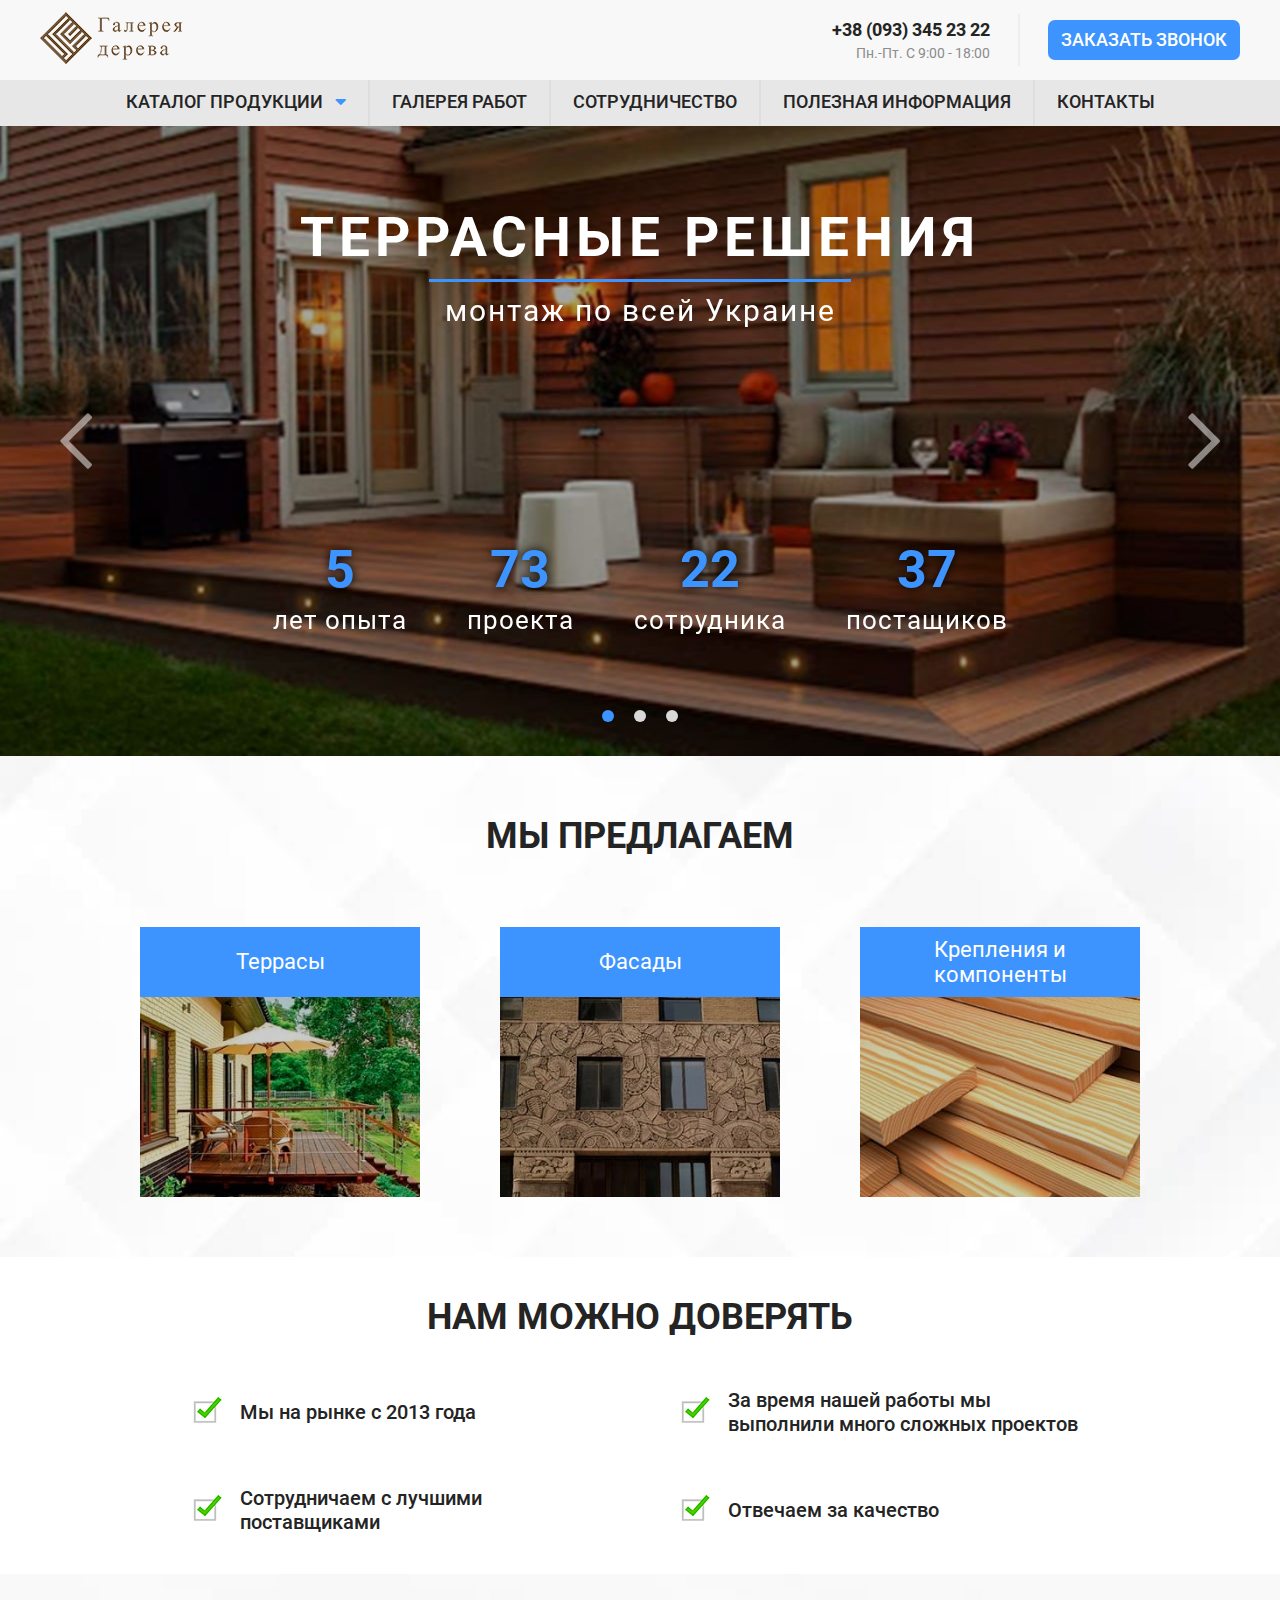
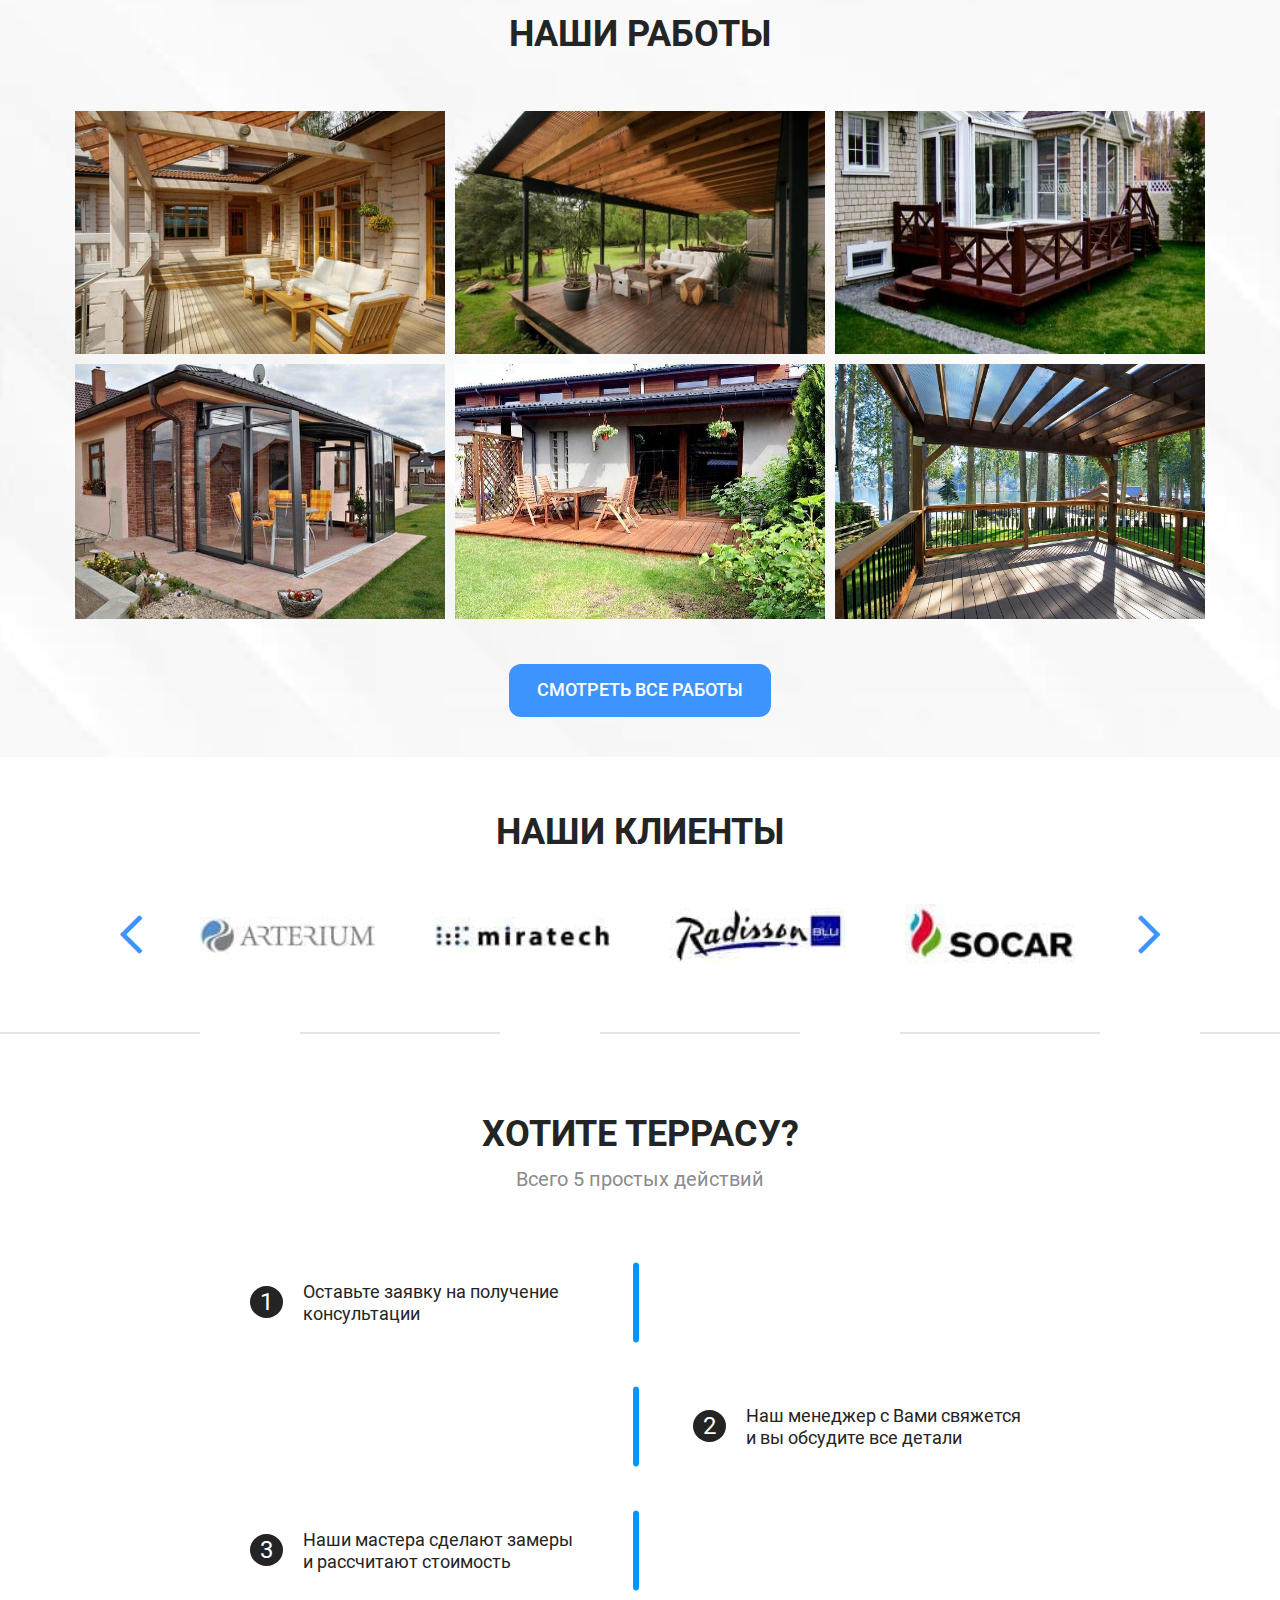
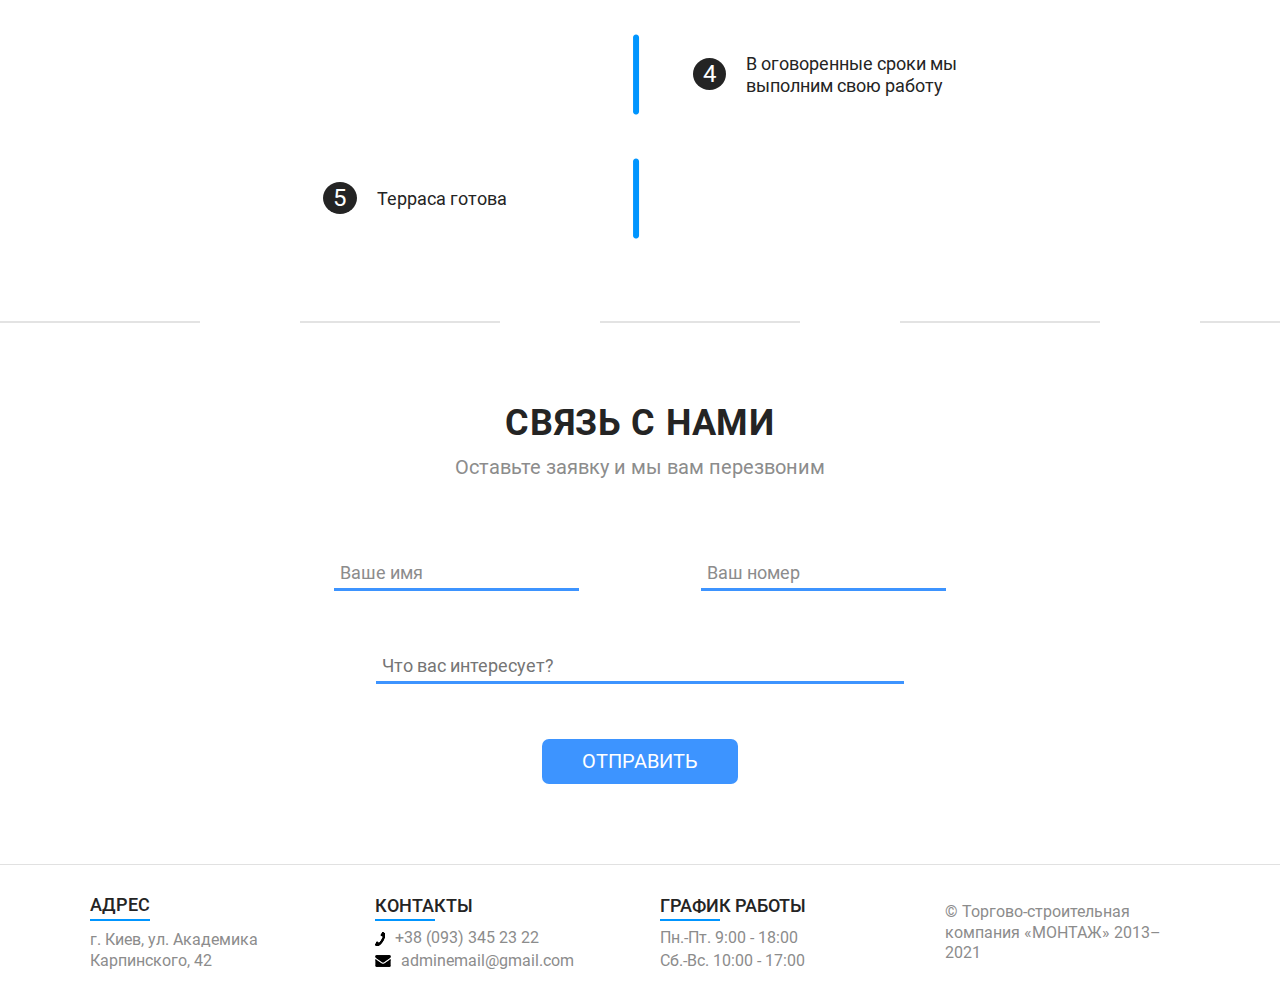
<file: index.html>
<!DOCTYPE html>
<html lang="ru">

<head>
	<meta charset="UTF-8">
	<meta name="viewport" content="width=device-width, initial-scale=1, maximum-scale=1">
	<meta name="format-detection" content="telephone=no">
	<meta http-equiv="X-UA-Compatible" content="IE=edge">
	<meta name="description" content="">
	<meta name="keywords" content="">

	<meta property="og:locale" content="ru_RU">
	<meta property="og:type" content="">
	<meta property="og:title" content="">
	<meta property="og:description" content="">
	<meta property="og:image" content="">
	<meta property="og:url" content="">
	<meta property="og:site_name" content="">

	<meta name="twitter:card" content="">
	<meta name="twitter:site" content="">
	<meta name="twitter:title" content="">
	<meta name="twitter:description" content="">
	<meta name="twitter:image" content="">

	<title>Галерея дерева</title>
	<link rel="shortcut icon" href="favicon.ico" type="image/x-icon">

	<link rel="stylesheet" href="fonts/fontawesome/all.min.css">
	<link rel="stylesheet" href="css/normalize.min.css">
	<link rel="stylesheet" href="css/magnific-popup.css">
	<link rel="stylesheet" href="css/style.min.css">
</head>

<body>
    <header class="header">
		<div class="header__title">
			<div class="container">
				<div class="header__wrapper">
					<div class="header__logo">
						<a href="index.html">
							<img class="header__logo-img" src="images/Logo.png" alt="logotype">
						</a>
					</div>
					<div class="header__call">
						<div class="header__phone">
							<a class="header__phone-num" href="tel:+38093452322">+38 (093) 345 23 22</a>
							<h4 class="header__phone-desc">Пн.-Пт. С 9:00 - 18:00</h4>
						</div>
						<div class="header__btn">
							<a href="#call" class="header__btn-link">ЗАКАЗАТЬ ЗВОНОК</a>
						</div>
					</div>
					<div class="header__mob-menu">
						<nav>
							<div id="menuToggle">
								<input type="checkbox">
								<span></span>
								<span></span>
								<span></span>
								<ul id="menu">
									<li class="header__mob-menu-list">
										<div class="header__mob-menu-link header__mob-menu--drop">КАТАЛОГ
											ПРОДУКЦИИ<i class="mob--menu--icon fas fa-caret-down"></i></div>
										<ul class="header__mob-sub-menu">
											<li class="header__mob-sub-list">
												<a href="catalog.html" class="header__mob-sub-link">Террасная доска</a>
												<ul class="header__mob-item-menu">
													<li class="header__mob-item-list">
														<a href="catalog.html" class="header__mob-item-link">Термодерево</a>
													</li>
													<li class="header__mob-item-list">
														<a href="catalog.html" class="header__mob-item-link">Композитная (ДПК)</a>
													</li>
												</ul>
											</li>
											<li class="header__mob-sub-list">
												<a href="catalog.html" class="header__mob-sub-link">Фасадная доска</a>
												<ul class="header__mob-item-menu">
													<li class="header__mob-item-list">
														<a href="catalog.html" class="header__mob-item-link">Термодерево</a>
													</li>
													<li class="header__mob-item-list">
														<a href="catalog.html" class="header__mob-item-link">Композитная (ДПК)</a>
													</li>
													<li class="header__mob-item-list">
														<a href="catalog.html" class="header__mob-item-link">Крепление и
															компоненты</a>
													</li>
												</ul>
											</li>
											<li class="header__mob-sub-list">
												<a href="catalog.html" class="header__mob-sub-link">Защита и обработка
													древесины</a>
											</li>
										</ul>
									</li>
									<li class="header__mob-menu-list">
										<a href="gallery.html" class="header__mob-menu-link">ГАЛЕРЕЯ РАБОТ</a>
									</li>
									<li class="header__mob-menu-list">
										<a href="cooperation.html" class="header__mob-menu-link">СОТРУДНИЧЕСТВО</a>
									</li>
									<li class="header__mob-menu-list">
										<a href="info.html" class="header__mob-menu-link">ПОЛЕЗНАЯ ИНФОРМАЦИЯ</a>
									</li>
									<li class="header__mob-menu-list">
										<a href="contacts.html" class="header__mob-menu-link">КОНТАКТЫ</a>
									</li>
									<li>
										<div class="header__mob-call">
											<a href="#call" class="header__mob-call-link">ЗАКАЗАТЬ ЗВОНОК</a>
										</div>
									</li>
								</ul>
							</div>
						</nav>
					</div>
				</div>
			</div>
		</div>
		<nav class="header__nav">
			<div class="container">
				<ul class="header__nav-menu">
					<li class="header__nav-list">
						<div class="header__nav-link header__nav--catalog">КАТАЛОГ ПРОДУКЦИИ<i
								class="header__nav--icon fas fa-caret-down"></i></div>
						<ul class="header__sub-menu">
							<li class="header__sub-list">
								<a class="header__sub-link" href="catalog.html">Террасная доска</a>
								<ul class="header__prod-menu">
									<li class="header__prod-list">
										<a href="catalog.html" class="header__prod-link">Термодерево</a>
									</li>
									<li class="header__prod-list">
										<a href="catalog.html" class="header__prod-link">Композитная (ДПК)</a>
									</li>
								</ul>
							</li>
							<li class="header__sub-list">
								<a class="header__sub-link" href="catalog.html">Фасадная доска</a>
								<ul class="header__prod-menu">
									<li class="header__prod-list">
										<a href="catalog.html" class="header__prod-link">Термодерево</a>
									</li>
									<li class="header__prod-list">
										<a href="catalog.html" class="header__prod-link">Композитная (ДПК)</a>
									</li>
									<li class="header__prod-list">
										<a href="catalog.html" class="header__prod-link">Крепление и компоненты</a>
									</li>
								</ul>
							</li>
							<li class="header__sub-list">
								<a class="header__sub-link" href="#">Защита и обработка древесины</a>
							</li>
						</ul>
					</li>
					<li class="header__nav-list">
						<a href="gallery.html" class="header__nav-link">ГАЛЕРЕЯ РАБОТ</a>
					</li>
					<li class="header__nav-list">
						<a href="cooperation.html" class="header__nav-link">СОТРУДНИЧЕСТВО</a>
					</li>
					<li class="header__nav-list">
						<a href="info.html" class="header__nav-link">ПОЛЕЗНАЯ ИНФОРМАЦИЯ</a>
					</li>
					<li class="header__nav-list">
						<a href="contacts.html" class="header__nav-link">КОНТАКТЫ</a>
					</li>
				</ul>
			</div>
		</nav>
	</header>
	<section class="slider">
		<div class="slider__content">
			<div class="slider__title">
				<h1 class="slider__title-text">ТЕРРАСНЫЕ РЕШЕНИЯ</h1>
				<hr class="slider__title-hr">
				<h2 class="slider__title-desc">монтаж по всей Украине</h2>
			</div>
			<div class="slider__info">
				<div class="slider__block">
					<span class="slider__block-num">5</span>
					<span class="slider__block-text">лет опыта</span>
				</div>
				<div class="slider__block">
					<span class="slider__block-num">73</span>
					<span class="slider__block-text">проекта</span>
				</div>
				<div class="slider__block">
					<span class="slider__block-num">22</span>
					<span class="slider__block-text">сотрудника</span>
				</div>
				<div class="slider__block">
					<span class="slider__block-num">37</span>
					<span class="slider__block-text">постащиков</span>
				</div>
			</div>
		</div>
		<div class="slider__wrapper">
			<div class="slides">
				<div class="slider__slide" style="background: url(images/slide-1.jpg) center / cover no-repeat">
				</div>
			</div>
			<div class="slides">
				<div class="slider__slide" style="background: url(images/slide-1.jpg) center / cover no-repeat">
				</div>
			</div>
			<div class="slides">
				<div class="slider__slide" style="background: url(images/slide-1.jpg) center / cover no-repeat">
				</div>
			</div>
		</div>
	</section>

	<section class="offer">
		<div class="container">
			<div class="offer__title">
				<h3 class="offer__title-text">МЫ ПРЕДЛАГАЕМ</h3>
			</div>
			<div class="offer__wrapper">
				<a class="offer__block" href="catalog.html">
					<div class="offer__block-head">
						<p class="offer__block-text">Террасы</p>
					</div>
					<div class="offer__block-image"
						style="background: url(images/offer-1.jpg) center / cover no-repeat"></div>
				</a>
				<a class="offer__block" href="catalog.html">
					<div class="offer__block-head">
						<p class="offer__block-text">Фасады</p>
					</div>
					<div class="offer__block-image"
						style="background: url(images/offer-2.jpg) center / cover no-repeat"></div>
				</a>
				<a class="offer__block" href="catalog.html">
					<div class="offer__block-head">
						<p class="offer__block-text">Крепления и
							компоненты</p>
					</div>
					<div class="offer__block-image"
						style="background: url(images/offer-3.jpg) center / cover no-repeat"></div>
				</a>
			</div>
		</div>
	</section>

	<section class="confidant">
		<div class="container">
			<div class="confidant__title">
				<h3 class="confidant__title-text">НАМ МОЖНО ДОВЕРЯТЬ</h3>
			</div>
			<div class="confidant__wrapper">
				<div class="confidant__block">
					<div class="confidant__image">
						<img src="images/check.png" alt="check">
					</div>
					<div class="confidant__info">
						<p class="confidant__info-text">Мы на рынке с 2013 года</p>
					</div>
				</div>
				<div class="confidant__block">
					<div class="confidant__image">
						<img src="images/check.png" alt="check">
					</div>
					<div class="confidant__info">
						<p class="confidant__info-text">За время нашей работы мы
							выполнили много сложных проектов</p>
					</div>
				</div>
			</div>
			<div class="confidant__wrapper">
				<div class="confidant__block">
					<div class="confidant__image">
						<img src="images/check.png" alt="check">
					</div>
					<div class="confidant__info">
						<p class="confidant__info-text">Сотрудничаем с лучшими
							поставщиками</p>
					</div>
				</div>
				<div class="confidant__block">
					<div class="confidant__image">
						<img src="images/check.png" alt="check">
					</div>
					<div class="confidant__info">
						<p class="confidant__info-text">Отвечаем за качество</p>
					</div>
				</div>
			</div>
		</div>
	</section>

	<section class="gallery">
		<div class="container">
			<div class="gallery__title">
				<h3 class="gallery__title-text">НАШИ РАБОТЫ</h3>
			</div>
			<div class="gallery__wrapper">
				<a class="gallery__link" href="images/1.jpg">
					<img class="gallery__image" src="images/1.jpg" alt="image">
				</a>
				<a class="gallery__link" href="images/2.jpg">
					<img class="gallery__image" src="images/2.jpg" alt="image">
				</a>
				<a class="gallery__link" href="images/3.jpg">
					<img class="gallery__image" src="images/3.jpg" alt="image">
				</a>
				<a class="gallery__link" href="images/4.jpg">
					<img class="gallery__image" src="images/4.jpg" alt="image">
				</a>
				<a class="gallery__link" href="images/5.jpg">
					<img class="gallery__image" src="images/5.jpg" alt="image">
				</a>
				<a class="gallery__link" href="images/6.jpg">
					<img class="gallery__image" src="images/6.jpg" alt="image">
				</a>
			</div>
			<div class="gallery__btn">
				<a href="gallery.html" class="gallery__btn-link">СМОТРЕТЬ ВСЕ РАБОТЫ</a>
			</div>
		</div>
	</section>

	<section class="clients">
		<div class="container">
			<div class="clients__title">
				<h3 class="clients__title-text">НАШИ КЛИЕНТЫ</h3>
			</div>
			<div class="clients__slider">
				<img class="clients__img" src="images/logo-1.jpg" alt="logotype">
				<img class="clients__img" src="images/logo-2.jpg" alt="logotype">
				<img class="clients__img" src="images/logo-3.jpg" alt="logotype">
				<img class="clients__img" src="images/logo-4.jpg" alt="logotype">
				<img class="clients__img" src="images/logo-1.jpg" alt="logotype">
				<img class="clients__img" src="images/logo-2.jpg" alt="logotype">
				<img class="clients__img" src="images/logo-3.jpg" alt="logotype">
				<img class="clients__img" src="images/logo-4.jpg" alt="logotype">
			</div>
		</div>
	</section>

	<hr class="hr">

	<section class="desire">
		<div class="container">
			<div class="desire__title">
				<h3 class="desire__title-text">ХОТИТЕ ТЕРРАСУ?</h3>
				<span class="desire__title-desc">Всего 5 простых действий</span>
			</div>
			<div class="desire__wrapper">
				<div class="desire__block">
					<div class="desire__picture">
						<span class="desire__num">1</span>
					</div>
					<div class="desire__content">
						<p class="desire__text">Оставьте заявку
							на получение консультации</p>
					</div>
				</div>
				<div class="desire__block">
					<div class="desire__picture">
						<span class="desire__num">2</span>
					</div>
					<div class="desire__content">
						<p class="desire__text">Наш менеджер с Вами свяжется
							и вы обсудите все детали</p>
					</div>
				</div>
				<div class="desire__block">
					<div class="desire__picture">
						<span class="desire__num">3</span>
					</div>
					<div class="desire__content">
						<p class="desire__text">Наши мастера сделают
							замеры и рассчитают стоимость</p>
					</div>
				</div>
				<div class="desire__block">
					<div class="desire__picture">
						<span class="desire__num">4</span>
					</div>
					<div class="desire__content">
						<p class="desire__text">В оговоренные сроки
							мы выполним свою работу</p>
					</div>
				</div>
				<div class="desire__block">
					<div class="desire__picture">
						<span class="desire__num desire__num--5">5</span>
					</div>
					<div class="desire__content">
						<p class="desire__text">Терраса готова</p>
					</div>
				</div>
			</div>
		</div>
	</section>

	<hr class="hr">

	<section class="contact">
		<div class="container">
			<div class="contact__title">
				<h3 class="contact__title-text">СВЯЗЬ С НАМИ</h3>
				<span class="contact__title-desc">Оставьте заявку и мы вам перезвоним</span>
			</div>
			<form action="#" class="contact__form">
				<div class="contact__inputs">
					<input class="contact__input" type="text" placeholder="Ваше имя">
					<input class="contact__input" type="text" placeholder="Ваш номер">


				</div>
				<div class="contact__message">
					<textarea class="contact__textarea" rows="1" placeholder="Что вас интересует?"></textarea>
				</div>
				<div class="contact__submit">
					<button class="contact__btn" type="submit">ОТПРАВИТЬ</button>
				</div>
			</form>
		</div>
	</section>

	<!-- <section class="map">
		<iframe
			src="https://www.google.com/maps/embed?pb=!1m18!1m12!1m3!1d2550.346197406714!2d28.683843315724765!3d50.26679417945043!2m3!1f0!2f0!3f0!3m2!1i1024!2i768!4f13.1!3m3!1m2!1s0x472c64af9560aba5%3A0xc0d8cb79a92229b6!2z0JPQu9C-0LHQsNC7!5e0!3m2!1sru!2sua!4v1616916674365!5m2!1sru!2sua"
			style="border:0;" allowfullscreen="" loading="lazy"></iframe>
	</section> -->

<footer class="footer">
    <div class="container">
        <div class="footer__wrapper">
            <div class="footer__address footer__block">
                <h4 class="footer__name">АДРЕС</h4>
                <p class="footer__text">г. Киев, ул. Академика
                    Карпинского, 42</p>
            </div>
            <div class="footer__contact footer__block">
                <h4 class="footer__name">КОНТАКТЫ</h4>
                <a class="footer__link" href="tel:+380933452322">+38 (093) 345 23 22</a>
                <a class="footer__link" href="mailto:adminemail@gmail.com">adminemail@gmail.com</a>
            </div>
            <div class="footer__work-time footer__block">
                <h4 class="footer__name">ГРАФИК РАБОТЫ</h4>
                <p class="footer__text">Пн.-Пт. 9:00 - 18:00</p>
                <p class="footer__text">Сб.-Вс. 10:00 - 17:00</p>
            </div>
            <div class="footer__desc footer__block">
                <p class="footer__desc-text">© Торгово-строительная компания
                    «МОНТАЖ» 2013–2021</p>
            </div>
        </div>
    </div>
</footer>

<!-- Popup -->

<div id="call" class="white-popup-block mfp-hide">
    <div class="popup">
        <div class="popup__btn">
            <a href="#" class="popup__btn-close"></a>
        </div>
        <div class="container">
            <div class="popup__title">
                <h3 class="popup__title-text">ЗАКАЗАТЬ ЗВОНОК</h3>
            </div>
            <form action="#" class="popup__form">
                <div class="popup__inputs">
                    <input type="text" class="popup__input" placeholder="Ваше имя">
                    <input type="text" class="popup__input" placeholder="Ваш номер">
                </div>
                <div class="popup__submit">
                    <button class="popup__btn-sub">ЗАКАЗАТЬ</button>
                </div>
            </form>
        </div>
    </div>
</div>

<script src="js/jquery.min.js"></script>
<script src="js/slick.min.js"></script>
<script src="js/jquery.magnific-popup.min.js"></script>
<script src="js/main.min.js"></script>
</body>

</html>
</file>
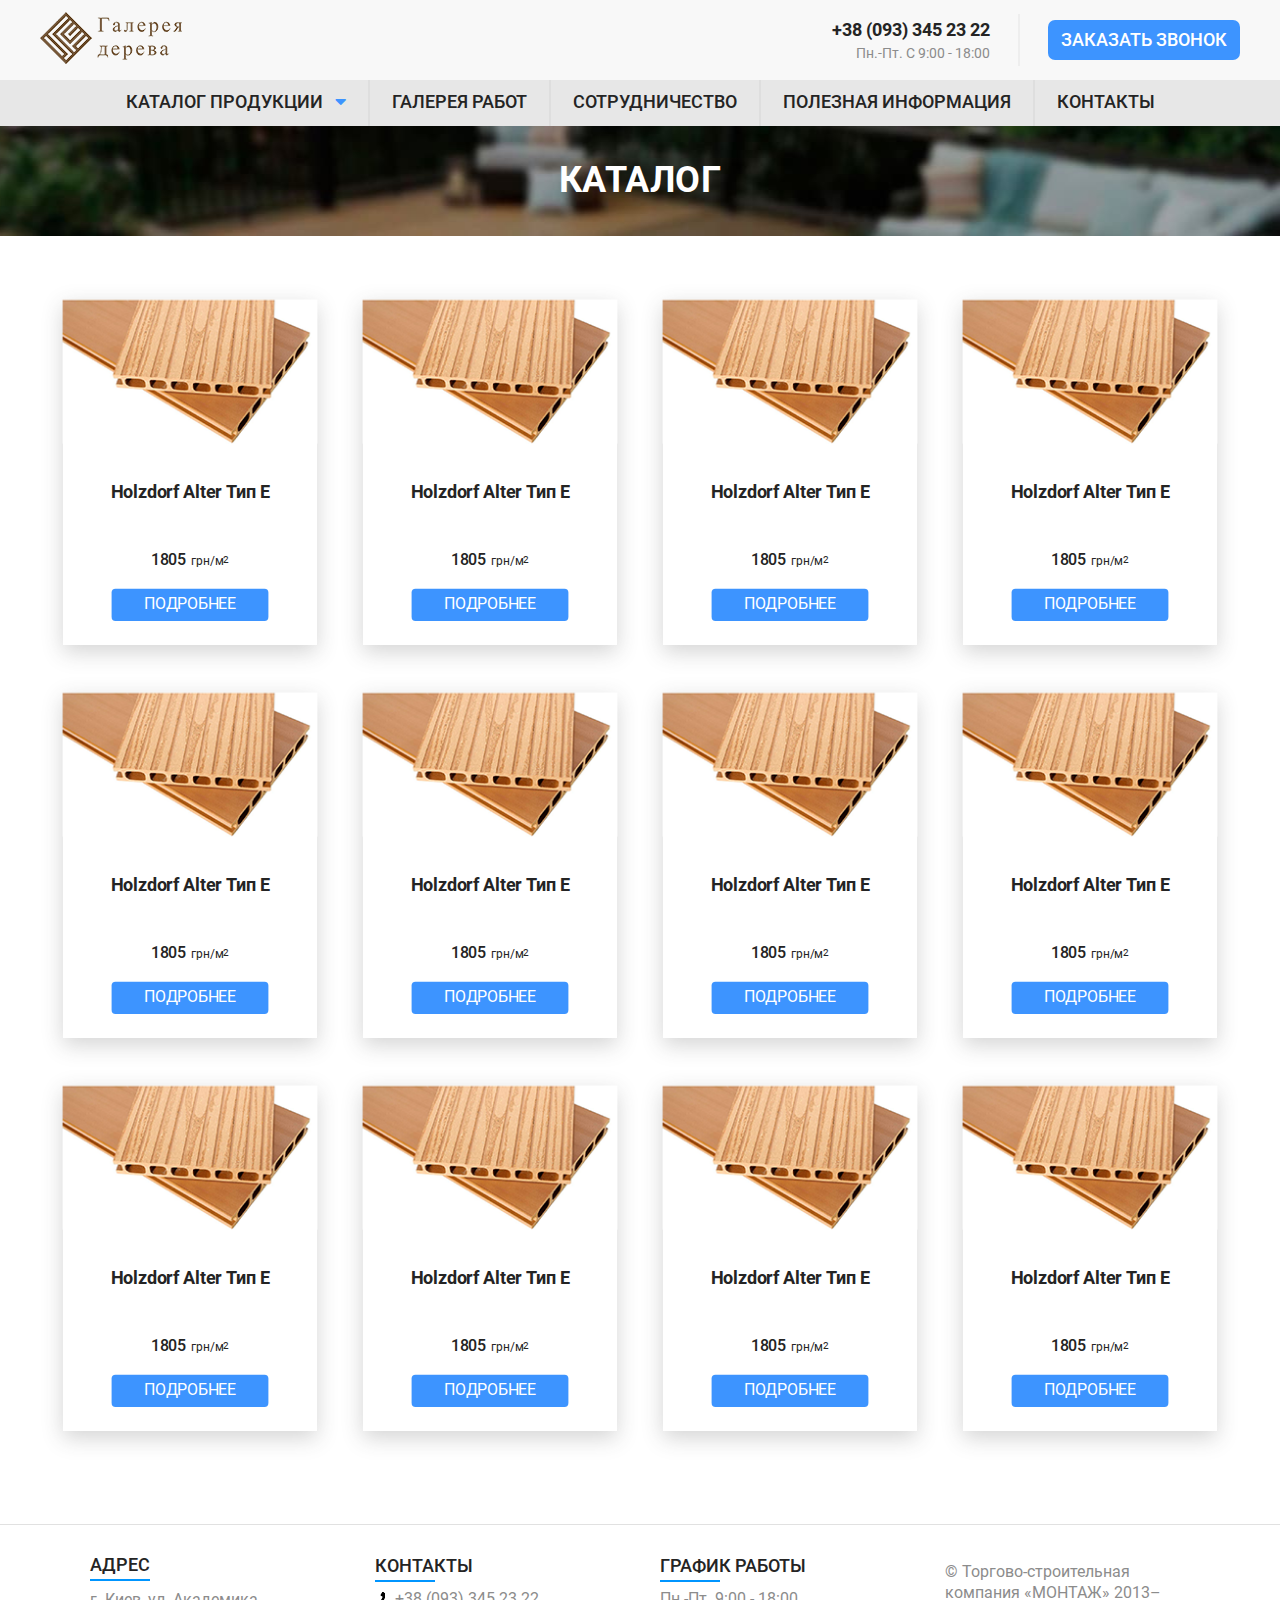
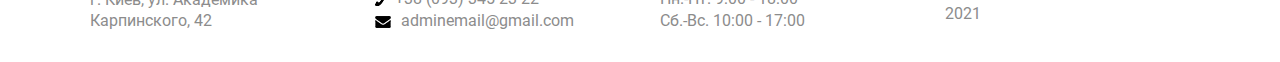
<file: catalog.html>
<!DOCTYPE html>
<html lang="ru">

<head>
	<meta charset="UTF-8">
	<meta name="viewport" content="width=device-width, initial-scale=1, maximum-scale=1">
	<meta name="format-detection" content="telephone=no">
	<meta http-equiv="X-UA-Compatible" content="IE=edge">
	<meta name="description" content="">
	<meta name="keywords" content="">

	<meta property="og:locale" content="ru_RU">
	<meta property="og:type" content="">
	<meta property="og:title" content="">
	<meta property="og:description" content="">
	<meta property="og:image" content="">
	<meta property="og:url" content="">
	<meta property="og:site_name" content="">

	<meta name="twitter:card" content="">
	<meta name="twitter:site" content="">
	<meta name="twitter:title" content="">
	<meta name="twitter:description" content="">
	<meta name="twitter:image" content="">

	<title>Галерея дерева</title>
	<link rel="shortcut icon" href="favicon.ico" type="image/x-icon">

	<link rel="stylesheet" href="fonts/fontawesome/all.min.css">
	<link rel="stylesheet" href="css/normalize.min.css">
	<link rel="stylesheet" href="css/magnific-popup.css">
	<link rel="stylesheet" href="css/style.min.css">
</head>

<body>
    <header class="header">
		<div class="header__title">
			<div class="container">
				<div class="header__wrapper">
					<div class="header__logo">
						<a href="index.html">
							<img class="header__logo-img" src="images/Logo.png" alt="logotype">
						</a>
					</div>
					<div class="header__call">
						<div class="header__phone">
							<a class="header__phone-num" href="tel:+38093452322">+38 (093) 345 23 22</a>
							<h4 class="header__phone-desc">Пн.-Пт. С 9:00 - 18:00</h4>
						</div>
						<div class="header__btn">
							<a href="#call" class="header__btn-link">ЗАКАЗАТЬ ЗВОНОК</a>
						</div>
					</div>
					<div class="header__mob-menu">
						<nav>
							<div id="menuToggle">
								<input type="checkbox">
								<span></span>
								<span></span>
								<span></span>
								<ul id="menu">
									<li class="header__mob-menu-list">
										<div class="header__mob-menu-link header__mob-menu--drop">КАТАЛОГ
											ПРОДУКЦИИ<i class="mob--menu--icon fas fa-caret-down"></i></div>
										<ul class="header__mob-sub-menu">
											<li class="header__mob-sub-list">
												<a href="catalog.html" class="header__mob-sub-link">Террасная доска</a>
												<ul class="header__mob-item-menu">
													<li class="header__mob-item-list">
														<a href="catalog.html" class="header__mob-item-link">Термодерево</a>
													</li>
													<li class="header__mob-item-list">
														<a href="catalog.html" class="header__mob-item-link">Композитная (ДПК)</a>
													</li>
												</ul>
											</li>
											<li class="header__mob-sub-list">
												<a href="catalog.html" class="header__mob-sub-link">Фасадная доска</a>
												<ul class="header__mob-item-menu">
													<li class="header__mob-item-list">
														<a href="catalog.html" class="header__mob-item-link">Термодерево</a>
													</li>
													<li class="header__mob-item-list">
														<a href="catalog.html" class="header__mob-item-link">Композитная (ДПК)</a>
													</li>
													<li class="header__mob-item-list">
														<a href="catalog.html" class="header__mob-item-link">Крепление и
															компоненты</a>
													</li>
												</ul>
											</li>
											<li class="header__mob-sub-list">
												<a href="catalog.html" class="header__mob-sub-link">Защита и обработка
													древесины</a>
											</li>
										</ul>
									</li>
									<li class="header__mob-menu-list">
										<a href="gallery.html" class="header__mob-menu-link">ГАЛЕРЕЯ РАБОТ</a>
									</li>
									<li class="header__mob-menu-list">
										<a href="cooperation.html" class="header__mob-menu-link">СОТРУДНИЧЕСТВО</a>
									</li>
									<li class="header__mob-menu-list">
										<a href="info.html" class="header__mob-menu-link">ПОЛЕЗНАЯ ИНФОРМАЦИЯ</a>
									</li>
									<li class="header__mob-menu-list">
										<a href="contacts.html" class="header__mob-menu-link">КОНТАКТЫ</a>
									</li>
									<li>
										<div class="header__mob-call">
											<a href="#call" class="header__mob-call-link">ЗАКАЗАТЬ ЗВОНОК</a>
										</div>
									</li>
								</ul>
							</div>
						</nav>
					</div>
				</div>
			</div>
		</div>
		<nav class="header__nav">
			<div class="container">
				<ul class="header__nav-menu">
					<li class="header__nav-list">
						<div class="header__nav-link header__nav--catalog">КАТАЛОГ ПРОДУКЦИИ<i
								class="header__nav--icon fas fa-caret-down"></i></div>
						<ul class="header__sub-menu">
							<li class="header__sub-list">
								<a class="header__sub-link" href="catalog.html">Террасная доска</a>
								<ul class="header__prod-menu">
									<li class="header__prod-list">
										<a href="catalog.html" class="header__prod-link">Термодерево</a>
									</li>
									<li class="header__prod-list">
										<a href="catalog.html" class="header__prod-link">Композитная (ДПК)</a>
									</li>
								</ul>
							</li>
							<li class="header__sub-list">
								<a class="header__sub-link" href="catalog.html">Фасадная доска</a>
								<ul class="header__prod-menu">
									<li class="header__prod-list">
										<a href="catalog.html" class="header__prod-link">Термодерево</a>
									</li>
									<li class="header__prod-list">
										<a href="catalog.html" class="header__prod-link">Композитная (ДПК)</a>
									</li>
									<li class="header__prod-list">
										<a href="catalog.html" class="header__prod-link">Крепление и компоненты</a>
									</li>
								</ul>
							</li>
							<li class="header__sub-list">
								<a class="header__sub-link" href="#">Защита и обработка древесины</a>
							</li>
						</ul>
					</li>
					<li class="header__nav-list">
						<a href="gallery.html" class="header__nav-link">ГАЛЕРЕЯ РАБОТ</a>
					</li>
					<li class="header__nav-list">
						<a href="cooperation.html" class="header__nav-link">СОТРУДНИЧЕСТВО</a>
					</li>
					<li class="header__nav-list">
						<a href="info.html" class="header__nav-link">ПОЛЕЗНАЯ ИНФОРМАЦИЯ</a>
					</li>
					<li class="header__nav-list">
						<a href="contacts.html" class="header__nav-link">КОНТАКТЫ</a>
					</li>
				</ul>
			</div>
		</nav>
	</header>

<section class="head" style="background: url(images/head-bg.jpg) center / cover no-repeat;">
    <div class="container">
        <div class="head__title">
            <h1 class="head__text">КАТАЛОГ</h1>
        </div>
    </div>
</section>

<section class="page-catalog">
    <div class="container">
        <div class="page-catalog__wrapper">
            <div class="page-catalog__product">
                <a href="product.html" class="page-catalog__link">
                    <div class="page-catalog__image">
                        <img src="images/product.png" alt="product" class="page-catalog__img">
                    </div>
                    <div class="page-catalog__content">
                        <h1 class="page-catalog__name">Holzdorf Alter Тип Е</h1>
                        <p class="page-catalog__price">1805<span>грн/м</span></p>
                    </div>
                    <div class="page-catalog__button">
                        <div class="page-catalog__btn">ПОДРОБНЕЕ</div>
                    </div>
                </a>
            </div>
            <div class="page-catalog__product">
                <a href="product.html" class="page-catalog__link">
                    <div class="page-catalog__image">
                        <img src="images/product.png" alt="product" class="page-catalog__img">
                    </div>
                    <div class="page-catalog__content">
                        <h1 class="page-catalog__name">Holzdorf Alter Тип Е</h1>
                        <p class="page-catalog__price">1805<span>грн/м</span></p>
                    </div>
                    <div class="page-catalog__button">
                        <div class="page-catalog__btn">ПОДРОБНЕЕ</div>
                    </div>
                </a>
            </div>
            <div class="page-catalog__product">
                <a href="product.html" class="page-catalog__link">
                    <div class="page-catalog__image">
                        <img src="images/product.png" alt="product" class="page-catalog__img">
                    </div>
                    <div class="page-catalog__content">
                        <h1 class="page-catalog__name">Holzdorf Alter Тип Е</h1>
                        <p class="page-catalog__price">1805<span>грн/м</span></p>
                    </div>
                    <div class="page-catalog__button">
                        <div class="page-catalog__btn">ПОДРОБНЕЕ</div>
                    </div>
                </a>
            </div>
            <div class="page-catalog__product">
                <a href="product.html" class="page-catalog__link">
                    <div class="page-catalog__image">
                        <img src="images/product.png" alt="product" class="page-catalog__img">
                    </div>
                    <div class="page-catalog__content">
                        <h1 class="page-catalog__name">Holzdorf Alter Тип Е</h1>
                        <p class="page-catalog__price">1805<span>грн/м</span></p>
                    </div>
                    <div class="page-catalog__button">
                        <div class="page-catalog__btn">ПОДРОБНЕЕ</div>
                    </div>
                </a>
            </div>
            <div class="page-catalog__product">
                <a href="product.html" class="page-catalog__link">
                    <div class="page-catalog__image">
                        <img src="images/product.png" alt="product" class="page-catalog__img">
                    </div>
                    <div class="page-catalog__content">
                        <h1 class="page-catalog__name">Holzdorf Alter Тип Е</h1>
                        <p class="page-catalog__price">1805<span>грн/м</span></p>
                    </div>
                    <div class="page-catalog__button">
                        <div class="page-catalog__btn">ПОДРОБНЕЕ</div>
                    </div>
                </a>
            </div>
            <div class="page-catalog__product">
                <a href="product.html" class="page-catalog__link">
                    <div class="page-catalog__image">
                        <img src="images/product.png" alt="product" class="page-catalog__img">
                    </div>
                    <div class="page-catalog__content">
                        <h1 class="page-catalog__name">Holzdorf Alter Тип Е</h1>
                        <p class="page-catalog__price">1805<span>грн/м</span></p>
                    </div>
                    <div class="page-catalog__button">
                        <div class="page-catalog__btn">ПОДРОБНЕЕ</div>
                    </div>
                </a>
            </div>
            <div class="page-catalog__product">
                <a href="product.html" class="page-catalog__link">
                    <div class="page-catalog__image">
                        <img src="images/product.png" alt="product" class="page-catalog__img">
                    </div>
                    <div class="page-catalog__content">
                        <h1 class="page-catalog__name">Holzdorf Alter Тип Е</h1>
                        <p class="page-catalog__price">1805<span>грн/м</span></p>
                    </div>
                    <div class="page-catalog__button">
                        <div class="page-catalog__btn">ПОДРОБНЕЕ</div>
                    </div>
                </a>
            </div>
            <div class="page-catalog__product">
                <a href="product.html" class="page-catalog__link">
                    <div class="page-catalog__image">
                        <img src="images/product.png" alt="product" class="page-catalog__img">
                    </div>
                    <div class="page-catalog__content">
                        <h1 class="page-catalog__name">Holzdorf Alter Тип Е</h1>
                        <p class="page-catalog__price">1805<span>грн/м</span></p>
                    </div>
                    <div class="page-catalog__button">
                        <div class="page-catalog__btn">ПОДРОБНЕЕ</div>
                    </div>
                </a>
            </div>
            <div class="page-catalog__product">
                <a href="product.html" class="page-catalog__link">
                    <div class="page-catalog__image">
                        <img src="images/product.png" alt="product" class="page-catalog__img">
                    </div>
                    <div class="page-catalog__content">
                        <h1 class="page-catalog__name">Holzdorf Alter Тип Е</h1>
                        <p class="page-catalog__price">1805<span>грн/м</span></p>
                    </div>
                    <div class="page-catalog__button">
                        <div class="page-catalog__btn">ПОДРОБНЕЕ</div>
                    </div>
                </a>
            </div>
            <div class="page-catalog__product">
                <a href="product.html" class="page-catalog__link">
                    <div class="page-catalog__image">
                        <img src="images/product.png" alt="product" class="page-catalog__img">
                    </div>
                    <div class="page-catalog__content">
                        <h1 class="page-catalog__name">Holzdorf Alter Тип Е</h1>
                        <p class="page-catalog__price">1805<span>грн/м</span></p>
                    </div>
                    <div class="page-catalog__button">
                        <div class="page-catalog__btn">ПОДРОБНЕЕ</div>
                    </div>
                </a>
            </div>
            <div class="page-catalog__product">
                <a href="product.html" class="page-catalog__link">
                    <div class="page-catalog__image">
                        <img src="images/product.png" alt="product" class="page-catalog__img">
                    </div>
                    <div class="page-catalog__content">
                        <h1 class="page-catalog__name">Holzdorf Alter Тип Е</h1>
                        <p class="page-catalog__price">1805<span>грн/м</span></p>
                    </div>
                    <div class="page-catalog__button">
                        <div class="page-catalog__btn">ПОДРОБНЕЕ</div>
                    </div>
                </a>
            </div>
            <div class="page-catalog__product">
                <a href="product.html" class="page-catalog__link">
                    <div class="page-catalog__image">
                        <img src="images/product.png" alt="product" class="page-catalog__img">
                    </div>
                    <div class="page-catalog__content">
                        <h1 class="page-catalog__name">Holzdorf Alter Тип Е</h1>
                        <p class="page-catalog__price">1805<span>грн/м</span></p>
                    </div>
                    <div class="page-catalog__button">
                        <div class="page-catalog__btn">ПОДРОБНЕЕ</div>
                    </div>
                </a>
            </div>
        </div>
    </div>
</section>

<footer class="footer">
    <div class="container">
        <div class="footer__wrapper">
            <div class="footer__address footer__block">
                <h4 class="footer__name">АДРЕС</h4>
                <p class="footer__text">г. Киев, ул. Академика
                    Карпинского, 42</p>
            </div>
            <div class="footer__contact footer__block">
                <h4 class="footer__name">КОНТАКТЫ</h4>
                <a class="footer__link" href="tel:+380933452322">+38 (093) 345 23 22</a>
                <a class="footer__link" href="mailto:adminemail@gmail.com">adminemail@gmail.com</a>
            </div>
            <div class="footer__work-time footer__block">
                <h4 class="footer__name">ГРАФИК РАБОТЫ</h4>
                <p class="footer__text">Пн.-Пт. 9:00 - 18:00</p>
                <p class="footer__text">Сб.-Вс. 10:00 - 17:00</p>
            </div>
            <div class="footer__desc footer__block">
                <p class="footer__desc-text">© Торгово-строительная компания
                    «МОНТАЖ» 2013–2021</p>
            </div>
        </div>
    </div>
</footer>

<!-- Popup -->

<div id="call" class="white-popup-block mfp-hide">
    <div class="popup">
        <div class="popup__btn">
            <a href="#" class="popup__btn-close"></a>
        </div>
        <div class="container">
            <div class="popup__title">
                <h3 class="popup__title-text">ЗАКАЗАТЬ ЗВОНОК</h3>
            </div>
            <form action="#" class="popup__form">
                <div class="popup__inputs">
                    <input type="text" class="popup__input" placeholder="Ваше имя">
                    <input type="text" class="popup__input" placeholder="Ваш номер">
                </div>
                <div class="popup__submit">
                    <button class="popup__btn-sub">ЗАКАЗАТЬ</button>
                </div>
            </form>
        </div>
    </div>
</div>

<script src="js/jquery.min.js"></script>
<script src="js/slick.min.js"></script>
<script src="js/jquery.magnific-popup.min.js"></script>
<script src="js/main.min.js"></script>
</body>

</html>
</file>
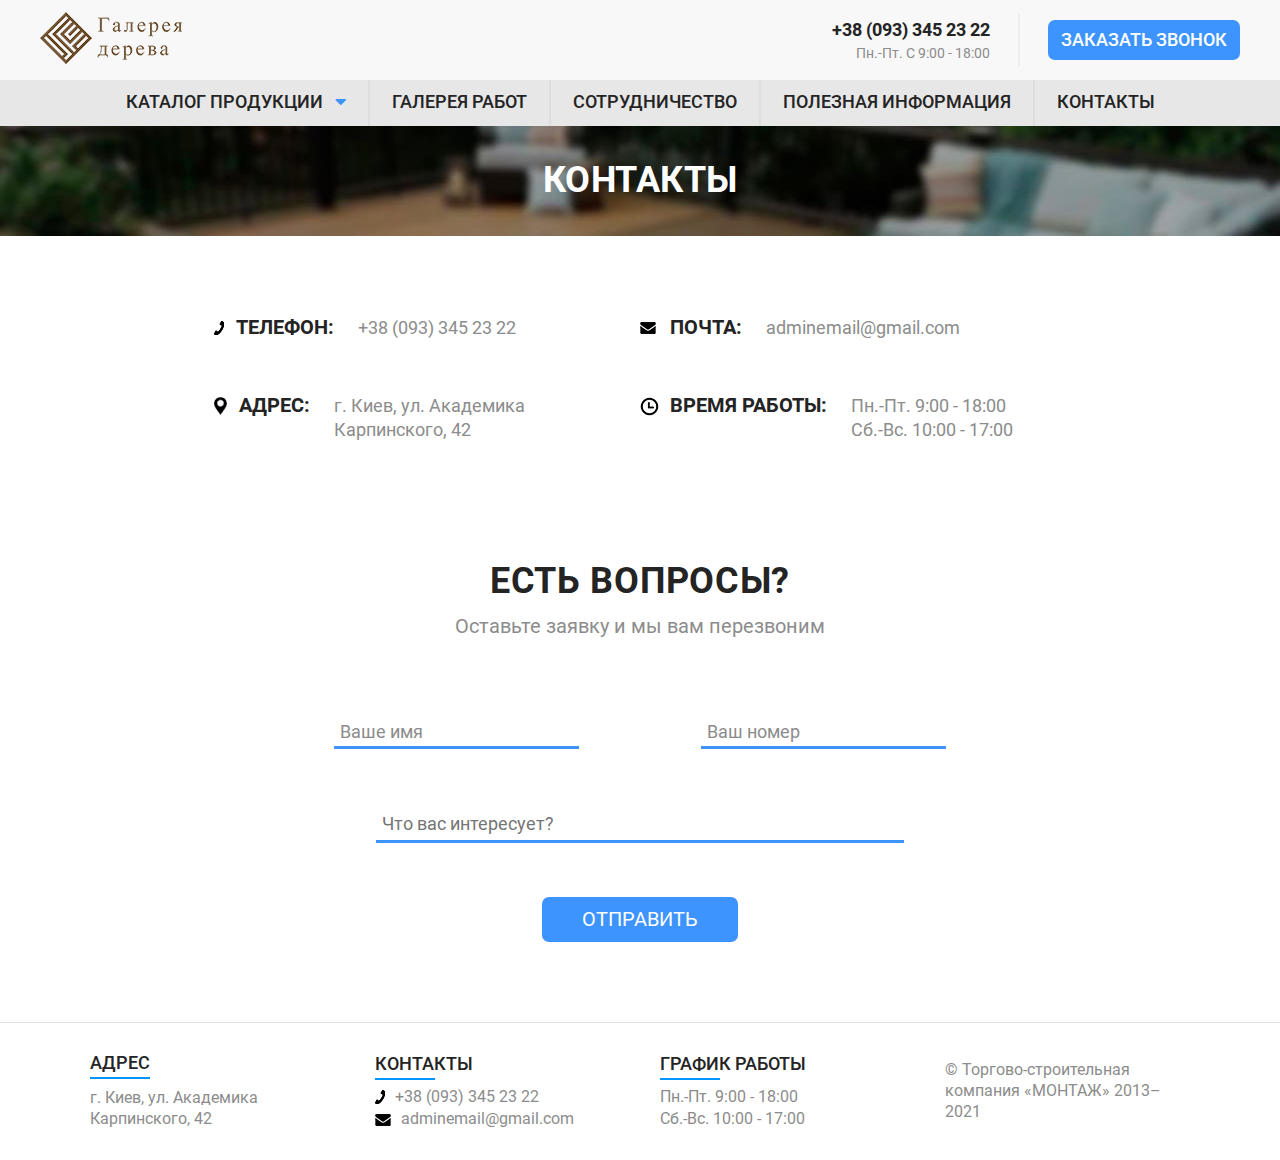
<file: contacts.html>
<!DOCTYPE html>
<html lang="ru">

<head>
	<meta charset="UTF-8">
	<meta name="viewport" content="width=device-width, initial-scale=1, maximum-scale=1">
	<meta name="format-detection" content="telephone=no">
	<meta http-equiv="X-UA-Compatible" content="IE=edge">
	<meta name="description" content="">
	<meta name="keywords" content="">

	<meta property="og:locale" content="ru_RU">
	<meta property="og:type" content="">
	<meta property="og:title" content="">
	<meta property="og:description" content="">
	<meta property="og:image" content="">
	<meta property="og:url" content="">
	<meta property="og:site_name" content="">

	<meta name="twitter:card" content="">
	<meta name="twitter:site" content="">
	<meta name="twitter:title" content="">
	<meta name="twitter:description" content="">
	<meta name="twitter:image" content="">

	<title>Галерея дерева</title>
	<link rel="shortcut icon" href="favicon.ico" type="image/x-icon">

	<link rel="stylesheet" href="fonts/fontawesome/all.min.css">
	<link rel="stylesheet" href="css/normalize.min.css">
	<link rel="stylesheet" href="css/magnific-popup.css">
	<link rel="stylesheet" href="css/style.min.css">
</head>

<body>
    <header class="header">
		<div class="header__title">
			<div class="container">
				<div class="header__wrapper">
					<div class="header__logo">
						<a href="index.html">
							<img class="header__logo-img" src="images/Logo.png" alt="logotype">
						</a>
					</div>
					<div class="header__call">
						<div class="header__phone">
							<a class="header__phone-num" href="tel:+38093452322">+38 (093) 345 23 22</a>
							<h4 class="header__phone-desc">Пн.-Пт. С 9:00 - 18:00</h4>
						</div>
						<div class="header__btn">
							<a href="#call" class="header__btn-link">ЗАКАЗАТЬ ЗВОНОК</a>
						</div>
					</div>
					<div class="header__mob-menu">
						<nav>
							<div id="menuToggle">
								<input type="checkbox">
								<span></span>
								<span></span>
								<span></span>
								<ul id="menu">
									<li class="header__mob-menu-list">
										<div class="header__mob-menu-link header__mob-menu--drop">КАТАЛОГ
											ПРОДУКЦИИ<i class="mob--menu--icon fas fa-caret-down"></i></div>
										<ul class="header__mob-sub-menu">
											<li class="header__mob-sub-list">
												<a href="catalog.html" class="header__mob-sub-link">Террасная доска</a>
												<ul class="header__mob-item-menu">
													<li class="header__mob-item-list">
														<a href="catalog.html" class="header__mob-item-link">Термодерево</a>
													</li>
													<li class="header__mob-item-list">
														<a href="catalog.html" class="header__mob-item-link">Композитная (ДПК)</a>
													</li>
												</ul>
											</li>
											<li class="header__mob-sub-list">
												<a href="catalog.html" class="header__mob-sub-link">Фасадная доска</a>
												<ul class="header__mob-item-menu">
													<li class="header__mob-item-list">
														<a href="catalog.html" class="header__mob-item-link">Термодерево</a>
													</li>
													<li class="header__mob-item-list">
														<a href="catalog.html" class="header__mob-item-link">Композитная (ДПК)</a>
													</li>
													<li class="header__mob-item-list">
														<a href="catalog.html" class="header__mob-item-link">Крепление и
															компоненты</a>
													</li>
												</ul>
											</li>
											<li class="header__mob-sub-list">
												<a href="catalog.html" class="header__mob-sub-link">Защита и обработка
													древесины</a>
											</li>
										</ul>
									</li>
									<li class="header__mob-menu-list">
										<a href="gallery.html" class="header__mob-menu-link">ГАЛЕРЕЯ РАБОТ</a>
									</li>
									<li class="header__mob-menu-list">
										<a href="cooperation.html" class="header__mob-menu-link">СОТРУДНИЧЕСТВО</a>
									</li>
									<li class="header__mob-menu-list">
										<a href="info.html" class="header__mob-menu-link">ПОЛЕЗНАЯ ИНФОРМАЦИЯ</a>
									</li>
									<li class="header__mob-menu-list">
										<a href="contacts.html" class="header__mob-menu-link">КОНТАКТЫ</a>
									</li>
									<li>
										<div class="header__mob-call">
											<a href="#call" class="header__mob-call-link">ЗАКАЗАТЬ ЗВОНОК</a>
										</div>
									</li>
								</ul>
							</div>
						</nav>
					</div>
				</div>
			</div>
		</div>
		<nav class="header__nav">
			<div class="container">
				<ul class="header__nav-menu">
					<li class="header__nav-list">
						<div class="header__nav-link header__nav--catalog">КАТАЛОГ ПРОДУКЦИИ<i
								class="header__nav--icon fas fa-caret-down"></i></div>
						<ul class="header__sub-menu">
							<li class="header__sub-list">
								<a class="header__sub-link" href="catalog.html">Террасная доска</a>
								<ul class="header__prod-menu">
									<li class="header__prod-list">
										<a href="catalog.html" class="header__prod-link">Термодерево</a>
									</li>
									<li class="header__prod-list">
										<a href="catalog.html" class="header__prod-link">Композитная (ДПК)</a>
									</li>
								</ul>
							</li>
							<li class="header__sub-list">
								<a class="header__sub-link" href="catalog.html">Фасадная доска</a>
								<ul class="header__prod-menu">
									<li class="header__prod-list">
										<a href="catalog.html" class="header__prod-link">Термодерево</a>
									</li>
									<li class="header__prod-list">
										<a href="catalog.html" class="header__prod-link">Композитная (ДПК)</a>
									</li>
									<li class="header__prod-list">
										<a href="catalog.html" class="header__prod-link">Крепление и компоненты</a>
									</li>
								</ul>
							</li>
							<li class="header__sub-list">
								<a class="header__sub-link" href="#">Защита и обработка древесины</a>
							</li>
						</ul>
					</li>
					<li class="header__nav-list">
						<a href="gallery.html" class="header__nav-link">ГАЛЕРЕЯ РАБОТ</a>
					</li>
					<li class="header__nav-list">
						<a href="cooperation.html" class="header__nav-link">СОТРУДНИЧЕСТВО</a>
					</li>
					<li class="header__nav-list">
						<a href="info.html" class="header__nav-link">ПОЛЕЗНАЯ ИНФОРМАЦИЯ</a>
					</li>
					<li class="header__nav-list">
						<a href="contacts.html" class="header__nav-link">КОНТАКТЫ</a>
					</li>
				</ul>
			</div>
		</nav>
	</header>

<section class="head" style="background: url(images/head-bg.jpg) center / cover no-repeat;">
    <div class="container">
        <div class="head__title">
            <h1 class="head__text">КОНТАКТЫ</h1>
        </div>
    </div>
</section>

<section class="page-con">
    <h3 style="display: none;">КОНТАКТНАЯ ИНФОРМАЦИЯ</h3>
    <div class="container">
        <div class="page-con__contact">
            <div class="page-con__block">
                <div class="page-con__name phone">ТЕЛЕФОН: </div>
                <div class="page-con__desc"><a href="tel:+380933452322">+38 (093) 345 23 22</a></div>
            </div>
            <div class="page-con__block">
                <div class="page-con__name email">ПОЧТА:</div>
                <div class="page-con__desc"><a href="mailto:adminemail@gmail.com">adminemail@gmail.com</a></div>
            </div>
            <div class="page-con__block">
                <div class="page-con__name marker">АДРЕС:</div>
                <div class="page-con__desc">
                    <p>г. Киев, ул. Академика
                        Карпинского, 42</p>
                </div>
            </div>
            <div class="page-con__block">
                <div class="page-con__name clock">ВРЕМЯ РАБОТЫ:</div>
                <div class="page-con__desc">
                    <p>Пн.-Пт. 9:00 - 18:00</p>
                    <p>Сб.-Вс. 10:00 - 17:00</p>
                </div>
            </div>
        </div>
    </div>
</section>

<section class="contact page-contact">
    <div class="container">
        <div class="contact__title">
            <h3 class="contact__title-text">ЕСТЬ ВОПРОСЫ?</h3>
            <span class="contact__title-desc">Оставьте заявку и мы вам перезвоним</span>
        </div>
        <form action="#" class="contact__form">
            <div class="contact__inputs">
                <input class="contact__input" type="text" placeholder="Ваше имя">
                <input class="contact__input" type="text" placeholder="Ваш номер">
            </div>
            <div class="contact__message">
                <textarea class="contact__textarea" rows="1" placeholder="Что вас интересует?"></textarea>
            </div>
            <div class="contact__submit">
                <button class="contact__btn" type="submit">ОТПРАВИТЬ</button>
            </div>
        </form>
    </div>
</section>

<footer class="footer">
    <div class="container">
        <div class="footer__wrapper">
            <div class="footer__address footer__block">
                <h4 class="footer__name">АДРЕС</h4>
                <p class="footer__text">г. Киев, ул. Академика
                    Карпинского, 42</p>
            </div>
            <div class="footer__contact footer__block">
                <h4 class="footer__name">КОНТАКТЫ</h4>
                <a class="footer__link" href="tel:+380933452322">+38 (093) 345 23 22</a>
                <a class="footer__link" href="mailto:adminemail@gmail.com">adminemail@gmail.com</a>
            </div>
            <div class="footer__work-time footer__block">
                <h4 class="footer__name">ГРАФИК РАБОТЫ</h4>
                <p class="footer__text">Пн.-Пт. 9:00 - 18:00</p>
                <p class="footer__text">Сб.-Вс. 10:00 - 17:00</p>
            </div>
            <div class="footer__desc footer__block">
                <p class="footer__desc-text">© Торгово-строительная компания
                    «МОНТАЖ» 2013–2021</p>
            </div>
        </div>
    </div>
</footer>

<!-- Popup -->

<div id="call" class="white-popup-block mfp-hide">
    <div class="popup">
        <div class="popup__btn">
            <a href="#" class="popup__btn-close"></a>
        </div>
        <div class="container">
            <div class="popup__title">
                <h3 class="popup__title-text">ЗАКАЗАТЬ ЗВОНОК</h3>
            </div>
            <form action="#" class="popup__form">
                <div class="popup__inputs">
                    <input type="text" class="popup__input" placeholder="Ваше имя">
                    <input type="text" class="popup__input" placeholder="Ваш номер">
                </div>
                <div class="popup__submit">
                    <button class="popup__btn-sub">ЗАКАЗАТЬ</button>
                </div>
            </form>
        </div>
    </div>
</div>

<script src="js/jquery.min.js"></script>
<script src="js/slick.min.js"></script>
<script src="js/jquery.magnific-popup.min.js"></script>
<script src="js/main.min.js"></script>
</body>

</html>
</file>
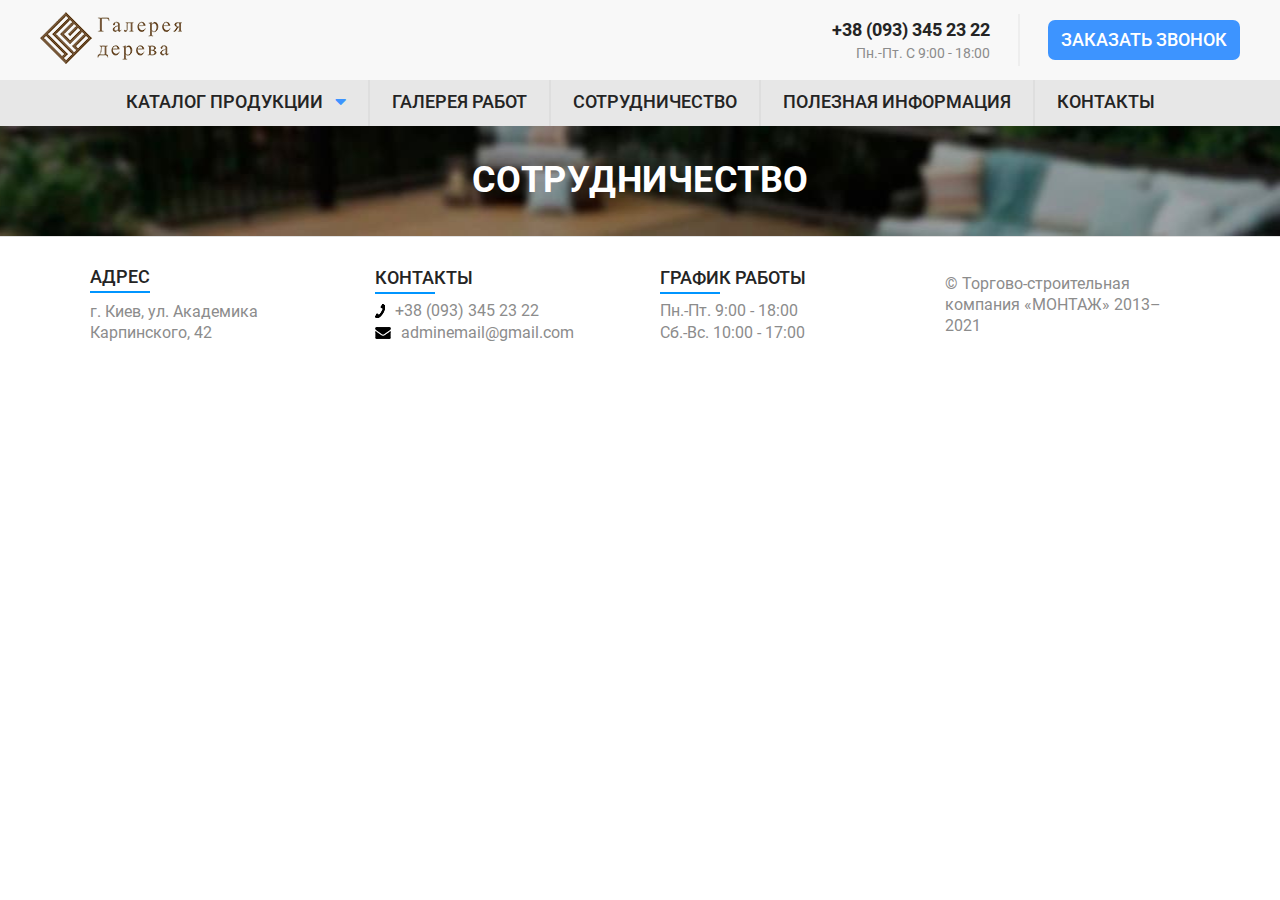
<file: cooperation.html>
<!DOCTYPE html>
<html lang="ru">

<head>
	<meta charset="UTF-8">
	<meta name="viewport" content="width=device-width, initial-scale=1, maximum-scale=1">
	<meta name="format-detection" content="telephone=no">
	<meta http-equiv="X-UA-Compatible" content="IE=edge">
	<meta name="description" content="">
	<meta name="keywords" content="">

	<meta property="og:locale" content="ru_RU">
	<meta property="og:type" content="">
	<meta property="og:title" content="">
	<meta property="og:description" content="">
	<meta property="og:image" content="">
	<meta property="og:url" content="">
	<meta property="og:site_name" content="">

	<meta name="twitter:card" content="">
	<meta name="twitter:site" content="">
	<meta name="twitter:title" content="">
	<meta name="twitter:description" content="">
	<meta name="twitter:image" content="">

	<title>Галерея дерева</title>
	<link rel="shortcut icon" href="favicon.ico" type="image/x-icon">

	<link rel="stylesheet" href="fonts/fontawesome/all.min.css">
	<link rel="stylesheet" href="css/normalize.min.css">
	<link rel="stylesheet" href="css/magnific-popup.css">
	<link rel="stylesheet" href="css/style.min.css">
</head>

<body>
    <header class="header">
		<div class="header__title">
			<div class="container">
				<div class="header__wrapper">
					<div class="header__logo">
						<a href="index.html">
							<img class="header__logo-img" src="images/Logo.png" alt="logotype">
						</a>
					</div>
					<div class="header__call">
						<div class="header__phone">
							<a class="header__phone-num" href="tel:+38093452322">+38 (093) 345 23 22</a>
							<h4 class="header__phone-desc">Пн.-Пт. С 9:00 - 18:00</h4>
						</div>
						<div class="header__btn">
							<a href="#call" class="header__btn-link">ЗАКАЗАТЬ ЗВОНОК</a>
						</div>
					</div>
					<div class="header__mob-menu">
						<nav>
							<div id="menuToggle">
								<input type="checkbox">
								<span></span>
								<span></span>
								<span></span>
								<ul id="menu">
									<li class="header__mob-menu-list">
										<div class="header__mob-menu-link header__mob-menu--drop">КАТАЛОГ
											ПРОДУКЦИИ<i class="mob--menu--icon fas fa-caret-down"></i></div>
										<ul class="header__mob-sub-menu">
											<li class="header__mob-sub-list">
												<a href="catalog.html" class="header__mob-sub-link">Террасная доска</a>
												<ul class="header__mob-item-menu">
													<li class="header__mob-item-list">
														<a href="catalog.html" class="header__mob-item-link">Термодерево</a>
													</li>
													<li class="header__mob-item-list">
														<a href="catalog.html" class="header__mob-item-link">Композитная (ДПК)</a>
													</li>
												</ul>
											</li>
											<li class="header__mob-sub-list">
												<a href="catalog.html" class="header__mob-sub-link">Фасадная доска</a>
												<ul class="header__mob-item-menu">
													<li class="header__mob-item-list">
														<a href="catalog.html" class="header__mob-item-link">Термодерево</a>
													</li>
													<li class="header__mob-item-list">
														<a href="catalog.html" class="header__mob-item-link">Композитная (ДПК)</a>
													</li>
													<li class="header__mob-item-list">
														<a href="catalog.html" class="header__mob-item-link">Крепление и
															компоненты</a>
													</li>
												</ul>
											</li>
											<li class="header__mob-sub-list">
												<a href="catalog.html" class="header__mob-sub-link">Защита и обработка
													древесины</a>
											</li>
										</ul>
									</li>
									<li class="header__mob-menu-list">
										<a href="gallery.html" class="header__mob-menu-link">ГАЛЕРЕЯ РАБОТ</a>
									</li>
									<li class="header__mob-menu-list">
										<a href="cooperation.html" class="header__mob-menu-link">СОТРУДНИЧЕСТВО</a>
									</li>
									<li class="header__mob-menu-list">
										<a href="info.html" class="header__mob-menu-link">ПОЛЕЗНАЯ ИНФОРМАЦИЯ</a>
									</li>
									<li class="header__mob-menu-list">
										<a href="contacts.html" class="header__mob-menu-link">КОНТАКТЫ</a>
									</li>
									<li>
										<div class="header__mob-call">
											<a href="#call" class="header__mob-call-link">ЗАКАЗАТЬ ЗВОНОК</a>
										</div>
									</li>
								</ul>
							</div>
						</nav>
					</div>
				</div>
			</div>
		</div>
		<nav class="header__nav">
			<div class="container">
				<ul class="header__nav-menu">
					<li class="header__nav-list">
						<div class="header__nav-link header__nav--catalog">КАТАЛОГ ПРОДУКЦИИ<i
								class="header__nav--icon fas fa-caret-down"></i></div>
						<ul class="header__sub-menu">
							<li class="header__sub-list">
								<a class="header__sub-link" href="catalog.html">Террасная доска</a>
								<ul class="header__prod-menu">
									<li class="header__prod-list">
										<a href="catalog.html" class="header__prod-link">Термодерево</a>
									</li>
									<li class="header__prod-list">
										<a href="catalog.html" class="header__prod-link">Композитная (ДПК)</a>
									</li>
								</ul>
							</li>
							<li class="header__sub-list">
								<a class="header__sub-link" href="catalog.html">Фасадная доска</a>
								<ul class="header__prod-menu">
									<li class="header__prod-list">
										<a href="catalog.html" class="header__prod-link">Термодерево</a>
									</li>
									<li class="header__prod-list">
										<a href="catalog.html" class="header__prod-link">Композитная (ДПК)</a>
									</li>
									<li class="header__prod-list">
										<a href="catalog.html" class="header__prod-link">Крепление и компоненты</a>
									</li>
								</ul>
							</li>
							<li class="header__sub-list">
								<a class="header__sub-link" href="#">Защита и обработка древесины</a>
							</li>
						</ul>
					</li>
					<li class="header__nav-list">
						<a href="gallery.html" class="header__nav-link">ГАЛЕРЕЯ РАБОТ</a>
					</li>
					<li class="header__nav-list">
						<a href="cooperation.html" class="header__nav-link">СОТРУДНИЧЕСТВО</a>
					</li>
					<li class="header__nav-list">
						<a href="info.html" class="header__nav-link">ПОЛЕЗНАЯ ИНФОРМАЦИЯ</a>
					</li>
					<li class="header__nav-list">
						<a href="contacts.html" class="header__nav-link">КОНТАКТЫ</a>
					</li>
				</ul>
			</div>
		</nav>
	</header>

<section class="head" style="background: url(images/head-bg.jpg) center / cover no-repeat;">
    <div class="container">
        <div class="head__title">
            <h1 class="head__text">СОТРУДНИЧЕСТВО</h1>
        </div>
    </div>
</section>

<footer class="footer">
    <div class="container">
        <div class="footer__wrapper">
            <div class="footer__address footer__block">
                <h4 class="footer__name">АДРЕС</h4>
                <p class="footer__text">г. Киев, ул. Академика
                    Карпинского, 42</p>
            </div>
            <div class="footer__contact footer__block">
                <h4 class="footer__name">КОНТАКТЫ</h4>
                <a class="footer__link" href="tel:+380933452322">+38 (093) 345 23 22</a>
                <a class="footer__link" href="mailto:adminemail@gmail.com">adminemail@gmail.com</a>
            </div>
            <div class="footer__work-time footer__block">
                <h4 class="footer__name">ГРАФИК РАБОТЫ</h4>
                <p class="footer__text">Пн.-Пт. 9:00 - 18:00</p>
                <p class="footer__text">Сб.-Вс. 10:00 - 17:00</p>
            </div>
            <div class="footer__desc footer__block">
                <p class="footer__desc-text">© Торгово-строительная компания
                    «МОНТАЖ» 2013–2021</p>
            </div>
        </div>
    </div>
</footer>

<!-- Popup -->

<div id="call" class="white-popup-block mfp-hide">
    <div class="popup">
        <div class="popup__btn">
            <a href="#" class="popup__btn-close"></a>
        </div>
        <div class="container">
            <div class="popup__title">
                <h3 class="popup__title-text">ЗАКАЗАТЬ ЗВОНОК</h3>
            </div>
            <form action="#" class="popup__form">
                <div class="popup__inputs">
                    <input type="text" class="popup__input" placeholder="Ваше имя">
                    <input type="text" class="popup__input" placeholder="Ваш номер">
                </div>
                <div class="popup__submit">
                    <button class="popup__btn-sub">ЗАКАЗАТЬ</button>
                </div>
            </form>
        </div>
    </div>
</div>

<script src="js/jquery.min.js"></script>
<script src="js/slick.min.js"></script>
<script src="js/jquery.magnific-popup.min.js"></script>
<script src="js/main.min.js"></script>
</body>

</html>
</file>
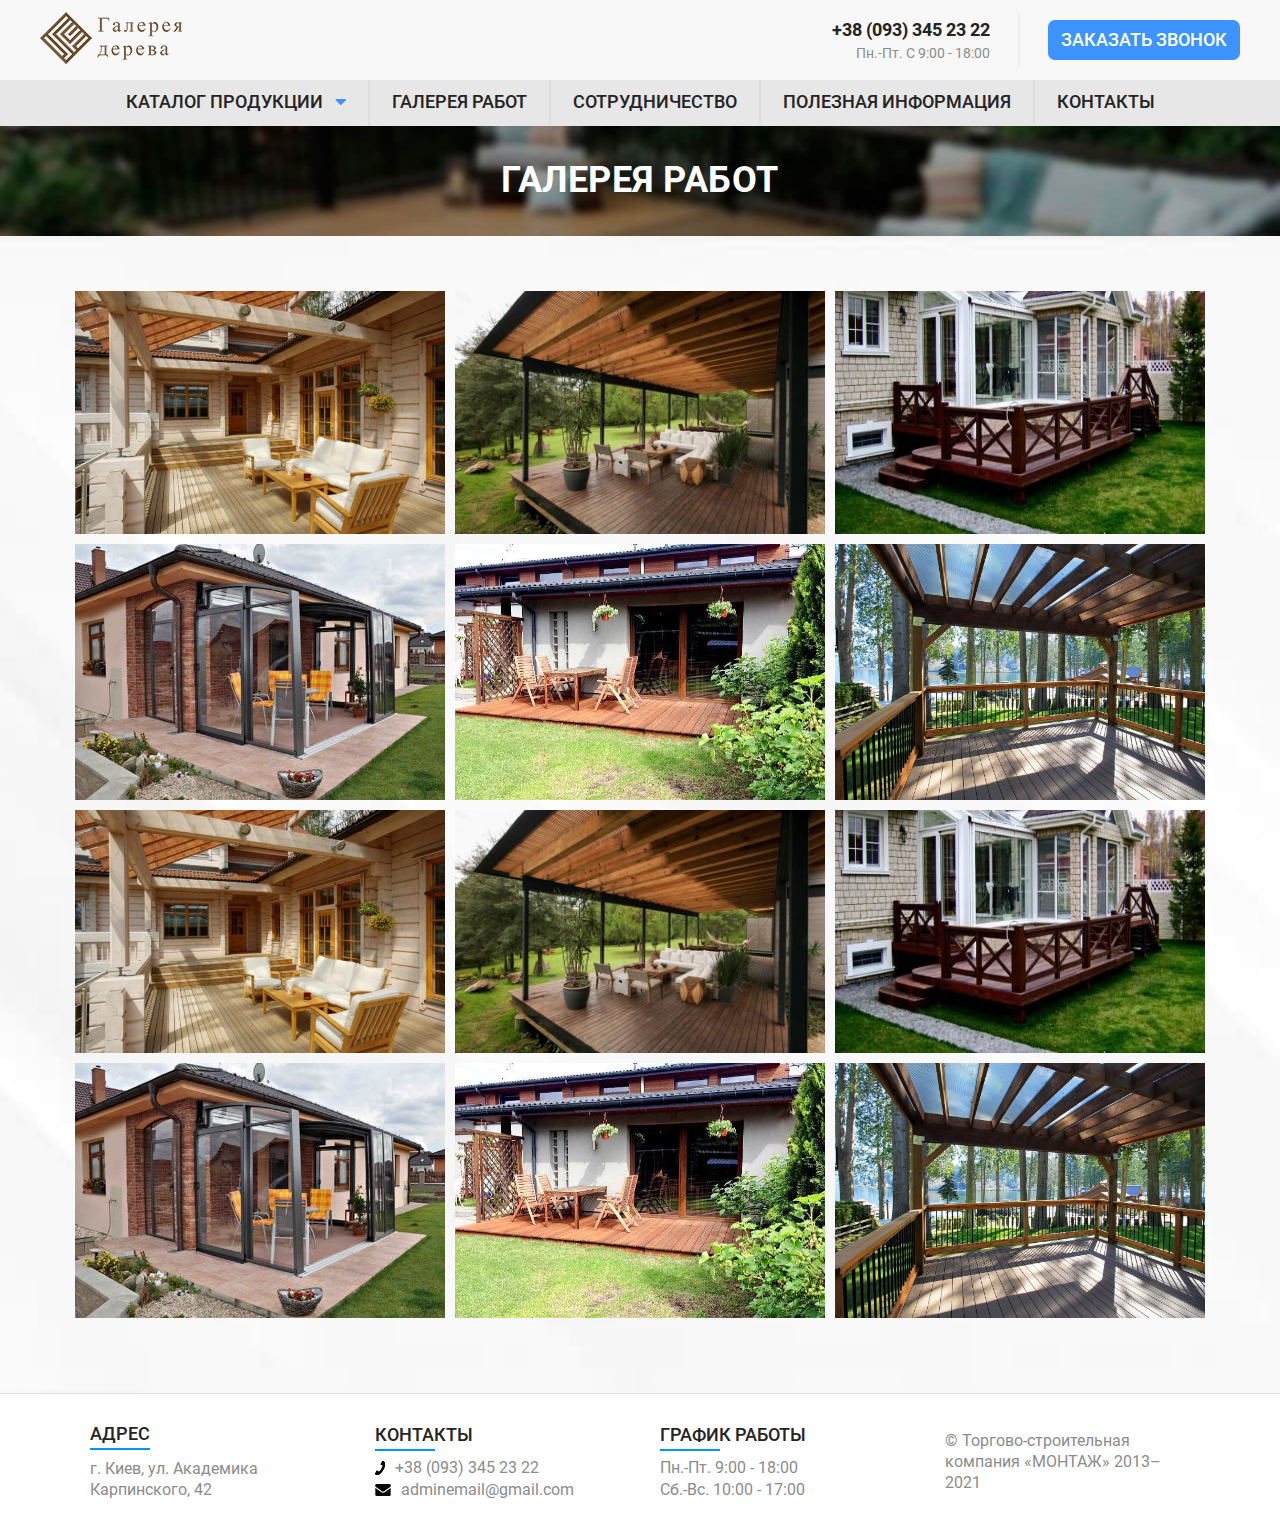
<file: gallery.html>
<!DOCTYPE html>
<html lang="ru">

<head>
	<meta charset="UTF-8">
	<meta name="viewport" content="width=device-width, initial-scale=1, maximum-scale=1">
	<meta name="format-detection" content="telephone=no">
	<meta http-equiv="X-UA-Compatible" content="IE=edge">
	<meta name="description" content="">
	<meta name="keywords" content="">

	<meta property="og:locale" content="ru_RU">
	<meta property="og:type" content="">
	<meta property="og:title" content="">
	<meta property="og:description" content="">
	<meta property="og:image" content="">
	<meta property="og:url" content="">
	<meta property="og:site_name" content="">

	<meta name="twitter:card" content="">
	<meta name="twitter:site" content="">
	<meta name="twitter:title" content="">
	<meta name="twitter:description" content="">
	<meta name="twitter:image" content="">

	<title>Галерея дерева</title>
	<link rel="shortcut icon" href="favicon.ico" type="image/x-icon">

	<link rel="stylesheet" href="fonts/fontawesome/all.min.css">
	<link rel="stylesheet" href="css/normalize.min.css">
	<link rel="stylesheet" href="css/magnific-popup.css">
	<link rel="stylesheet" href="css/style.min.css">
</head>

<body>
    <header class="header">
		<div class="header__title">
			<div class="container">
				<div class="header__wrapper">
					<div class="header__logo">
						<a href="index.html">
							<img class="header__logo-img" src="images/Logo.png" alt="logotype">
						</a>
					</div>
					<div class="header__call">
						<div class="header__phone">
							<a class="header__phone-num" href="tel:+38093452322">+38 (093) 345 23 22</a>
							<h4 class="header__phone-desc">Пн.-Пт. С 9:00 - 18:00</h4>
						</div>
						<div class="header__btn">
							<a href="#call" class="header__btn-link">ЗАКАЗАТЬ ЗВОНОК</a>
						</div>
					</div>
					<div class="header__mob-menu">
						<nav>
							<div id="menuToggle">
								<input type="checkbox">
								<span></span>
								<span></span>
								<span></span>
								<ul id="menu">
									<li class="header__mob-menu-list">
										<div class="header__mob-menu-link header__mob-menu--drop">КАТАЛОГ
											ПРОДУКЦИИ<i class="mob--menu--icon fas fa-caret-down"></i></div>
										<ul class="header__mob-sub-menu">
											<li class="header__mob-sub-list">
												<a href="catalog.html" class="header__mob-sub-link">Террасная доска</a>
												<ul class="header__mob-item-menu">
													<li class="header__mob-item-list">
														<a href="catalog.html" class="header__mob-item-link">Термодерево</a>
													</li>
													<li class="header__mob-item-list">
														<a href="catalog.html" class="header__mob-item-link">Композитная (ДПК)</a>
													</li>
												</ul>
											</li>
											<li class="header__mob-sub-list">
												<a href="catalog.html" class="header__mob-sub-link">Фасадная доска</a>
												<ul class="header__mob-item-menu">
													<li class="header__mob-item-list">
														<a href="catalog.html" class="header__mob-item-link">Термодерево</a>
													</li>
													<li class="header__mob-item-list">
														<a href="catalog.html" class="header__mob-item-link">Композитная (ДПК)</a>
													</li>
													<li class="header__mob-item-list">
														<a href="catalog.html" class="header__mob-item-link">Крепление и
															компоненты</a>
													</li>
												</ul>
											</li>
											<li class="header__mob-sub-list">
												<a href="catalog.html" class="header__mob-sub-link">Защита и обработка
													древесины</a>
											</li>
										</ul>
									</li>
									<li class="header__mob-menu-list">
										<a href="gallery.html" class="header__mob-menu-link">ГАЛЕРЕЯ РАБОТ</a>
									</li>
									<li class="header__mob-menu-list">
										<a href="cooperation.html" class="header__mob-menu-link">СОТРУДНИЧЕСТВО</a>
									</li>
									<li class="header__mob-menu-list">
										<a href="info.html" class="header__mob-menu-link">ПОЛЕЗНАЯ ИНФОРМАЦИЯ</a>
									</li>
									<li class="header__mob-menu-list">
										<a href="contacts.html" class="header__mob-menu-link">КОНТАКТЫ</a>
									</li>
									<li>
										<div class="header__mob-call">
											<a href="#call" class="header__mob-call-link">ЗАКАЗАТЬ ЗВОНОК</a>
										</div>
									</li>
								</ul>
							</div>
						</nav>
					</div>
				</div>
			</div>
		</div>
		<nav class="header__nav">
			<div class="container">
				<ul class="header__nav-menu">
					<li class="header__nav-list">
						<div class="header__nav-link header__nav--catalog">КАТАЛОГ ПРОДУКЦИИ<i
								class="header__nav--icon fas fa-caret-down"></i></div>
						<ul class="header__sub-menu">
							<li class="header__sub-list">
								<a class="header__sub-link" href="catalog.html">Террасная доска</a>
								<ul class="header__prod-menu">
									<li class="header__prod-list">
										<a href="catalog.html" class="header__prod-link">Термодерево</a>
									</li>
									<li class="header__prod-list">
										<a href="catalog.html" class="header__prod-link">Композитная (ДПК)</a>
									</li>
								</ul>
							</li>
							<li class="header__sub-list">
								<a class="header__sub-link" href="catalog.html">Фасадная доска</a>
								<ul class="header__prod-menu">
									<li class="header__prod-list">
										<a href="catalog.html" class="header__prod-link">Термодерево</a>
									</li>
									<li class="header__prod-list">
										<a href="catalog.html" class="header__prod-link">Композитная (ДПК)</a>
									</li>
									<li class="header__prod-list">
										<a href="catalog.html" class="header__prod-link">Крепление и компоненты</a>
									</li>
								</ul>
							</li>
							<li class="header__sub-list">
								<a class="header__sub-link" href="#">Защита и обработка древесины</a>
							</li>
						</ul>
					</li>
					<li class="header__nav-list">
						<a href="gallery.html" class="header__nav-link">ГАЛЕРЕЯ РАБОТ</a>
					</li>
					<li class="header__nav-list">
						<a href="cooperation.html" class="header__nav-link">СОТРУДНИЧЕСТВО</a>
					</li>
					<li class="header__nav-list">
						<a href="info.html" class="header__nav-link">ПОЛЕЗНАЯ ИНФОРМАЦИЯ</a>
					</li>
					<li class="header__nav-list">
						<a href="contacts.html" class="header__nav-link">КОНТАКТЫ</a>
					</li>
				</ul>
			</div>
		</nav>
	</header>

<section class="head" style="background: url(images/head-bg.jpg) center / cover no-repeat;">
    <div class="container">
        <div class="head__title">
            <h1 class="head__text">ГАЛЕРЕЯ РАБОТ</h1>
        </div>
    </div>
</section>

<section class="gallery page-gallery">
    <h3 style="display: none;">ГАЛЕРЕЯ НАШИХ РАБОТ</h3>
    <div class="container">
        <div class="gallery__wrapper">
            <a class="gallery__link" href="images/1.jpg">
                <img class="gallery__image" src="images/1.jpg" alt="image">
            </a>
            <a class="gallery__link" href="images/2.jpg">
                <img class="gallery__image" src="images/2.jpg" alt="image">
            </a>
            <a class="gallery__link" href="images/3.jpg">
                <img class="gallery__image" src="images/3.jpg" alt="image">
            </a>
            <a class="gallery__link" href="images/4.jpg">
                <img class="gallery__image" src="images/4.jpg" alt="image">
            </a>
            <a class="gallery__link" href="images/5.jpg">
                <img class="gallery__image" src="images/5.jpg" alt="image">
            </a>
            <a class="gallery__link" href="images/6.jpg">
                <img class="gallery__image" src="images/6.jpg" alt="image">
            </a>
            <a class="gallery__link" href="images/1.jpg">
                <img class="gallery__image" src="images/1.jpg" alt="image">
            </a>
            <a class="gallery__link" href="images/2.jpg">
                <img class="gallery__image" src="images/2.jpg" alt="image">
            </a>
            <a class="gallery__link" href="images/3.jpg">
                <img class="gallery__image" src="images/3.jpg" alt="image">
            </a>
            <a class="gallery__link" href="images/4.jpg">
                <img class="gallery__image" src="images/4.jpg" alt="image">
            </a>
            <a class="gallery__link" href="images/5.jpg">
                <img class="gallery__image" src="images/5.jpg" alt="image">
            </a>
            <a class="gallery__link" href="images/6.jpg">
                <img class="gallery__image" src="images/6.jpg" alt="image">
            </a>
        </div>
    </div>
</section>

<footer class="footer">
    <div class="container">
        <div class="footer__wrapper">
            <div class="footer__address footer__block">
                <h4 class="footer__name">АДРЕС</h4>
                <p class="footer__text">г. Киев, ул. Академика
                    Карпинского, 42</p>
            </div>
            <div class="footer__contact footer__block">
                <h4 class="footer__name">КОНТАКТЫ</h4>
                <a class="footer__link" href="tel:+380933452322">+38 (093) 345 23 22</a>
                <a class="footer__link" href="mailto:adminemail@gmail.com">adminemail@gmail.com</a>
            </div>
            <div class="footer__work-time footer__block">
                <h4 class="footer__name">ГРАФИК РАБОТЫ</h4>
                <p class="footer__text">Пн.-Пт. 9:00 - 18:00</p>
                <p class="footer__text">Сб.-Вс. 10:00 - 17:00</p>
            </div>
            <div class="footer__desc footer__block">
                <p class="footer__desc-text">© Торгово-строительная компания
                    «МОНТАЖ» 2013–2021</p>
            </div>
        </div>
    </div>
</footer>

<!-- Popup -->

<div id="call" class="white-popup-block mfp-hide">
    <div class="popup">
        <div class="popup__btn">
            <a href="#" class="popup__btn-close"></a>
        </div>
        <div class="container">
            <div class="popup__title">
                <h3 class="popup__title-text">ЗАКАЗАТЬ ЗВОНОК</h3>
            </div>
            <form action="#" class="popup__form">
                <div class="popup__inputs">
                    <input type="text" class="popup__input" placeholder="Ваше имя">
                    <input type="text" class="popup__input" placeholder="Ваш номер">
                </div>
                <div class="popup__submit">
                    <button class="popup__btn-sub">ЗАКАЗАТЬ</button>
                </div>
            </form>
        </div>
    </div>
</div>

<script src="js/jquery.min.js"></script>
<script src="js/slick.min.js"></script>
<script src="js/jquery.magnific-popup.min.js"></script>
<script src="js/main.min.js"></script>
</body>

</html>
</file>
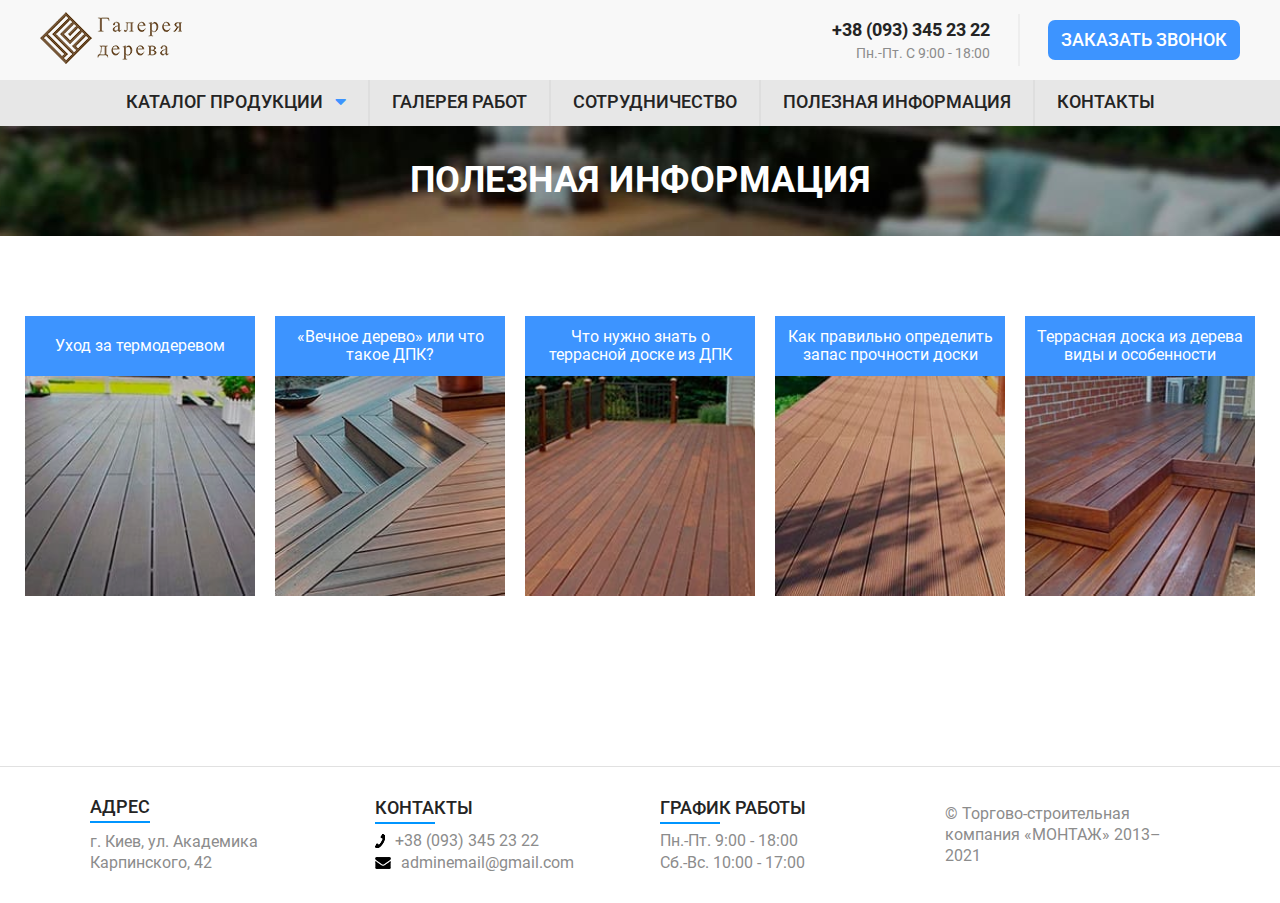
<file: info.html>
<!DOCTYPE html>
<html lang="ru">

<head>
	<meta charset="UTF-8">
	<meta name="viewport" content="width=device-width, initial-scale=1, maximum-scale=1">
	<meta name="format-detection" content="telephone=no">
	<meta http-equiv="X-UA-Compatible" content="IE=edge">
	<meta name="description" content="">
	<meta name="keywords" content="">

	<meta property="og:locale" content="ru_RU">
	<meta property="og:type" content="">
	<meta property="og:title" content="">
	<meta property="og:description" content="">
	<meta property="og:image" content="">
	<meta property="og:url" content="">
	<meta property="og:site_name" content="">

	<meta name="twitter:card" content="">
	<meta name="twitter:site" content="">
	<meta name="twitter:title" content="">
	<meta name="twitter:description" content="">
	<meta name="twitter:image" content="">

	<title>Галерея дерева</title>
	<link rel="shortcut icon" href="favicon.ico" type="image/x-icon">

	<link rel="stylesheet" href="fonts/fontawesome/all.min.css">
	<link rel="stylesheet" href="css/normalize.min.css">
	<link rel="stylesheet" href="css/magnific-popup.css">
	<link rel="stylesheet" href="css/style.min.css">
</head>

<body>
    <header class="header">
		<div class="header__title">
			<div class="container">
				<div class="header__wrapper">
					<div class="header__logo">
						<a href="index.html">
							<img class="header__logo-img" src="images/Logo.png" alt="logotype">
						</a>
					</div>
					<div class="header__call">
						<div class="header__phone">
							<a class="header__phone-num" href="tel:+38093452322">+38 (093) 345 23 22</a>
							<h4 class="header__phone-desc">Пн.-Пт. С 9:00 - 18:00</h4>
						</div>
						<div class="header__btn">
							<a href="#call" class="header__btn-link">ЗАКАЗАТЬ ЗВОНОК</a>
						</div>
					</div>
					<div class="header__mob-menu">
						<nav>
							<div id="menuToggle">
								<input type="checkbox">
								<span></span>
								<span></span>
								<span></span>
								<ul id="menu">
									<li class="header__mob-menu-list">
										<div class="header__mob-menu-link header__mob-menu--drop">КАТАЛОГ
											ПРОДУКЦИИ<i class="mob--menu--icon fas fa-caret-down"></i></div>
										<ul class="header__mob-sub-menu">
											<li class="header__mob-sub-list">
												<a href="catalog.html" class="header__mob-sub-link">Террасная доска</a>
												<ul class="header__mob-item-menu">
													<li class="header__mob-item-list">
														<a href="catalog.html" class="header__mob-item-link">Термодерево</a>
													</li>
													<li class="header__mob-item-list">
														<a href="catalog.html" class="header__mob-item-link">Композитная (ДПК)</a>
													</li>
												</ul>
											</li>
											<li class="header__mob-sub-list">
												<a href="catalog.html" class="header__mob-sub-link">Фасадная доска</a>
												<ul class="header__mob-item-menu">
													<li class="header__mob-item-list">
														<a href="catalog.html" class="header__mob-item-link">Термодерево</a>
													</li>
													<li class="header__mob-item-list">
														<a href="catalog.html" class="header__mob-item-link">Композитная (ДПК)</a>
													</li>
													<li class="header__mob-item-list">
														<a href="catalog.html" class="header__mob-item-link">Крепление и
															компоненты</a>
													</li>
												</ul>
											</li>
											<li class="header__mob-sub-list">
												<a href="catalog.html" class="header__mob-sub-link">Защита и обработка
													древесины</a>
											</li>
										</ul>
									</li>
									<li class="header__mob-menu-list">
										<a href="gallery.html" class="header__mob-menu-link">ГАЛЕРЕЯ РАБОТ</a>
									</li>
									<li class="header__mob-menu-list">
										<a href="cooperation.html" class="header__mob-menu-link">СОТРУДНИЧЕСТВО</a>
									</li>
									<li class="header__mob-menu-list">
										<a href="info.html" class="header__mob-menu-link">ПОЛЕЗНАЯ ИНФОРМАЦИЯ</a>
									</li>
									<li class="header__mob-menu-list">
										<a href="contacts.html" class="header__mob-menu-link">КОНТАКТЫ</a>
									</li>
									<li>
										<div class="header__mob-call">
											<a href="#call" class="header__mob-call-link">ЗАКАЗАТЬ ЗВОНОК</a>
										</div>
									</li>
								</ul>
							</div>
						</nav>
					</div>
				</div>
			</div>
		</div>
		<nav class="header__nav">
			<div class="container">
				<ul class="header__nav-menu">
					<li class="header__nav-list">
						<div class="header__nav-link header__nav--catalog">КАТАЛОГ ПРОДУКЦИИ<i
								class="header__nav--icon fas fa-caret-down"></i></div>
						<ul class="header__sub-menu">
							<li class="header__sub-list">
								<a class="header__sub-link" href="catalog.html">Террасная доска</a>
								<ul class="header__prod-menu">
									<li class="header__prod-list">
										<a href="catalog.html" class="header__prod-link">Термодерево</a>
									</li>
									<li class="header__prod-list">
										<a href="catalog.html" class="header__prod-link">Композитная (ДПК)</a>
									</li>
								</ul>
							</li>
							<li class="header__sub-list">
								<a class="header__sub-link" href="catalog.html">Фасадная доска</a>
								<ul class="header__prod-menu">
									<li class="header__prod-list">
										<a href="catalog.html" class="header__prod-link">Термодерево</a>
									</li>
									<li class="header__prod-list">
										<a href="catalog.html" class="header__prod-link">Композитная (ДПК)</a>
									</li>
									<li class="header__prod-list">
										<a href="catalog.html" class="header__prod-link">Крепление и компоненты</a>
									</li>
								</ul>
							</li>
							<li class="header__sub-list">
								<a class="header__sub-link" href="#">Защита и обработка древесины</a>
							</li>
						</ul>
					</li>
					<li class="header__nav-list">
						<a href="gallery.html" class="header__nav-link">ГАЛЕРЕЯ РАБОТ</a>
					</li>
					<li class="header__nav-list">
						<a href="cooperation.html" class="header__nav-link">СОТРУДНИЧЕСТВО</a>
					</li>
					<li class="header__nav-list">
						<a href="info.html" class="header__nav-link">ПОЛЕЗНАЯ ИНФОРМАЦИЯ</a>
					</li>
					<li class="header__nav-list">
						<a href="contacts.html" class="header__nav-link">КОНТАКТЫ</a>
					</li>
				</ul>
			</div>
		</nav>
	</header>

<section class="head" style="background: url(images/head-bg.jpg) center / cover no-repeat;">
    <div class="container">
        <div class="head__title">
            <h1 class="head__text">ПОЛЕЗНАЯ ИНФОРМАЦИЯ</h1>
        </div>
    </div>
</section>

<section class="page-info">
    <div class="container">
        <div class="page-info__wrapper">
            <div class="page-info__block">
                <a href="#" class="page-info__link">
                    <h2 class="page-info__name">Уход за термодеревом</h2>
                    <img src="images/post-1.jpg" alt="image" class="page-info__image">
                </a>
            </div>
            <div class="page-info__block">
                <a href="#" class="page-info__link">
                    <h2 class="page-info__name">«Вечное дерево» или
                        что такое ДПК?</h2>
                    <img src="images/post-2.jpg" alt="image" class="page-info__image">
                </a>
            </div>
            <div class="page-info__block">
                <a href="#" class="page-info__link">
                    <h2 class="page-info__name">Что нужно знать о
                        террасной доске из ДПК</h2>
                    <img src="images/post-3.jpg" alt="image" class="page-info__image">
                </a>
            </div>
            <div class="page-info__block">
                <a href="#" class="page-info__link">
                    <h2 class="page-info__name">Как правильно определить
                        запас прочности доски</h2>
                    <img src="images/post-4.jpg" alt="image" class="page-info__image">
                </a>
            </div>
            <div class="page-info__block">
                <a href="#" class="page-info__link">
                    <h2 class="page-info__name">Террасная доска из дерева
                        виды и особенности</h2>
                    <img src="images/post-5.jpg" alt="image" class="page-info__image">
                </a>
            </div>
        </div>
    </div>
</section>

<footer class="footer">
    <div class="container">
        <div class="footer__wrapper">
            <div class="footer__address footer__block">
                <h4 class="footer__name">АДРЕС</h4>
                <p class="footer__text">г. Киев, ул. Академика
                    Карпинского, 42</p>
            </div>
            <div class="footer__contact footer__block">
                <h4 class="footer__name">КОНТАКТЫ</h4>
                <a class="footer__link" href="tel:+380933452322">+38 (093) 345 23 22</a>
                <a class="footer__link" href="mailto:adminemail@gmail.com">adminemail@gmail.com</a>
            </div>
            <div class="footer__work-time footer__block">
                <h4 class="footer__name">ГРАФИК РАБОТЫ</h4>
                <p class="footer__text">Пн.-Пт. 9:00 - 18:00</p>
                <p class="footer__text">Сб.-Вс. 10:00 - 17:00</p>
            </div>
            <div class="footer__desc footer__block">
                <p class="footer__desc-text">© Торгово-строительная компания
                    «МОНТАЖ» 2013–2021</p>
            </div>
        </div>
    </div>
</footer>

<!-- Popup -->

<div id="call" class="white-popup-block mfp-hide">
    <div class="popup">
        <div class="popup__btn">
            <a href="#" class="popup__btn-close"></a>
        </div>
        <div class="container">
            <div class="popup__title">
                <h3 class="popup__title-text">ЗАКАЗАТЬ ЗВОНОК</h3>
            </div>
            <form action="#" class="popup__form">
                <div class="popup__inputs">
                    <input type="text" class="popup__input" placeholder="Ваше имя">
                    <input type="text" class="popup__input" placeholder="Ваш номер">
                </div>
                <div class="popup__submit">
                    <button class="popup__btn-sub">ЗАКАЗАТЬ</button>
                </div>
            </form>
        </div>
    </div>
</div>

<script src="js/jquery.min.js"></script>
<script src="js/slick.min.js"></script>
<script src="js/jquery.magnific-popup.min.js"></script>
<script src="js/main.min.js"></script>
</body>

</html>
</file>
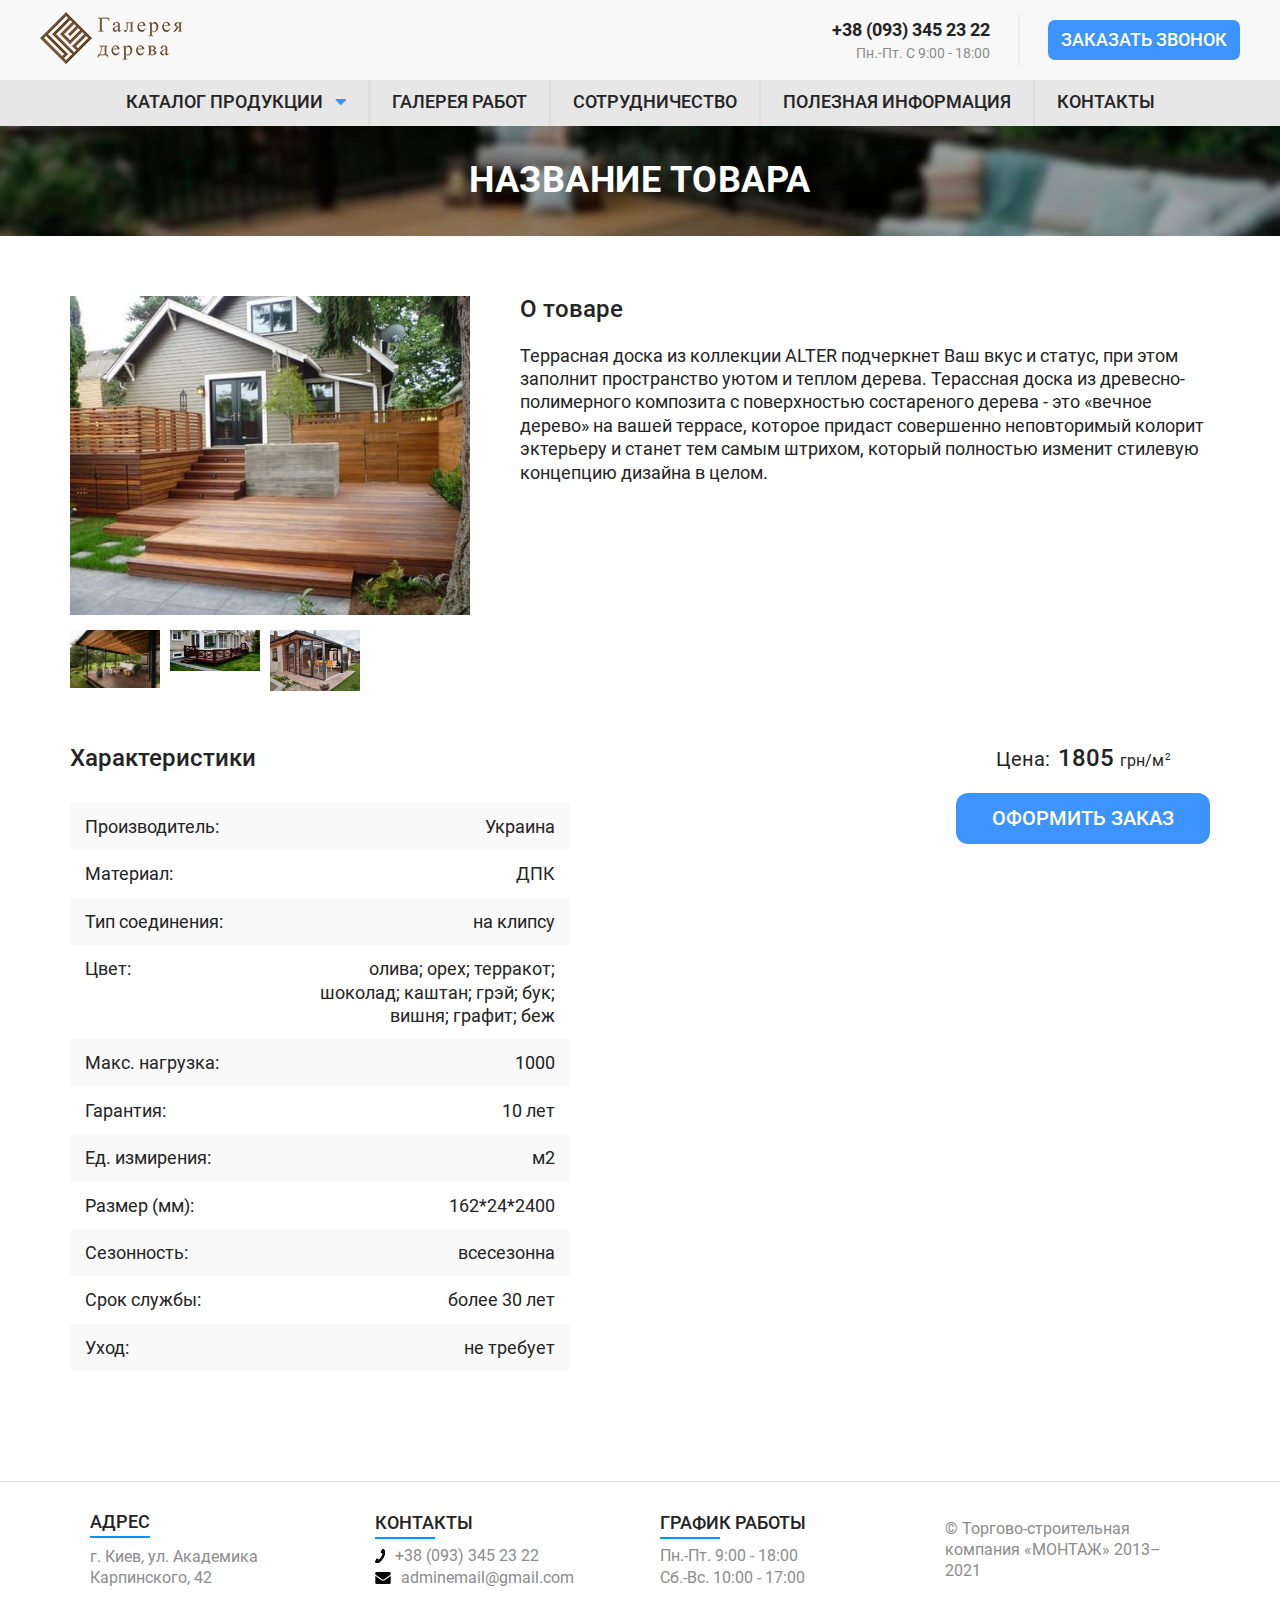
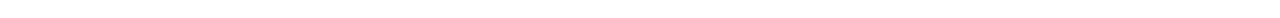
<file: product.html>
<!DOCTYPE html>
<html lang="ru">

<head>
	<meta charset="UTF-8">
	<meta name="viewport" content="width=device-width, initial-scale=1, maximum-scale=1">
	<meta name="format-detection" content="telephone=no">
	<meta http-equiv="X-UA-Compatible" content="IE=edge">
	<meta name="description" content="">
	<meta name="keywords" content="">

	<meta property="og:locale" content="ru_RU">
	<meta property="og:type" content="">
	<meta property="og:title" content="">
	<meta property="og:description" content="">
	<meta property="og:image" content="">
	<meta property="og:url" content="">
	<meta property="og:site_name" content="">

	<meta name="twitter:card" content="">
	<meta name="twitter:site" content="">
	<meta name="twitter:title" content="">
	<meta name="twitter:description" content="">
	<meta name="twitter:image" content="">

	<title>Галерея дерева</title>
	<link rel="shortcut icon" href="favicon.ico" type="image/x-icon">

	<link rel="stylesheet" href="fonts/fontawesome/all.min.css">
	<link rel="stylesheet" href="css/normalize.min.css">
	<link rel="stylesheet" href="css/magnific-popup.css">
	<link rel="stylesheet" href="css/style.min.css">
</head>

<body>
    <header class="header">
		<div class="header__title">
			<div class="container">
				<div class="header__wrapper">
					<div class="header__logo">
						<a href="index.html">
							<img class="header__logo-img" src="images/Logo.png" alt="logotype">
						</a>
					</div>
					<div class="header__call">
						<div class="header__phone">
							<a class="header__phone-num" href="tel:+38093452322">+38 (093) 345 23 22</a>
							<h4 class="header__phone-desc">Пн.-Пт. С 9:00 - 18:00</h4>
						</div>
						<div class="header__btn">
							<a href="#call" class="header__btn-link">ЗАКАЗАТЬ ЗВОНОК</a>
						</div>
					</div>
					<div class="header__mob-menu">
						<nav>
							<div id="menuToggle">
								<input type="checkbox">
								<span></span>
								<span></span>
								<span></span>
								<ul id="menu">
									<li class="header__mob-menu-list">
										<div class="header__mob-menu-link header__mob-menu--drop">КАТАЛОГ
											ПРОДУКЦИИ<i class="mob--menu--icon fas fa-caret-down"></i></div>
										<ul class="header__mob-sub-menu">
											<li class="header__mob-sub-list">
												<a href="catalog.html" class="header__mob-sub-link">Террасная доска</a>
												<ul class="header__mob-item-menu">
													<li class="header__mob-item-list">
														<a href="catalog.html" class="header__mob-item-link">Термодерево</a>
													</li>
													<li class="header__mob-item-list">
														<a href="catalog.html" class="header__mob-item-link">Композитная (ДПК)</a>
													</li>
												</ul>
											</li>
											<li class="header__mob-sub-list">
												<a href="catalog.html" class="header__mob-sub-link">Фасадная доска</a>
												<ul class="header__mob-item-menu">
													<li class="header__mob-item-list">
														<a href="catalog.html" class="header__mob-item-link">Термодерево</a>
													</li>
													<li class="header__mob-item-list">
														<a href="catalog.html" class="header__mob-item-link">Композитная (ДПК)</a>
													</li>
													<li class="header__mob-item-list">
														<a href="catalog.html" class="header__mob-item-link">Крепление и
															компоненты</a>
													</li>
												</ul>
											</li>
											<li class="header__mob-sub-list">
												<a href="catalog.html" class="header__mob-sub-link">Защита и обработка
													древесины</a>
											</li>
										</ul>
									</li>
									<li class="header__mob-menu-list">
										<a href="gallery.html" class="header__mob-menu-link">ГАЛЕРЕЯ РАБОТ</a>
									</li>
									<li class="header__mob-menu-list">
										<a href="cooperation.html" class="header__mob-menu-link">СОТРУДНИЧЕСТВО</a>
									</li>
									<li class="header__mob-menu-list">
										<a href="info.html" class="header__mob-menu-link">ПОЛЕЗНАЯ ИНФОРМАЦИЯ</a>
									</li>
									<li class="header__mob-menu-list">
										<a href="contacts.html" class="header__mob-menu-link">КОНТАКТЫ</a>
									</li>
									<li>
										<div class="header__mob-call">
											<a href="#call" class="header__mob-call-link">ЗАКАЗАТЬ ЗВОНОК</a>
										</div>
									</li>
								</ul>
							</div>
						</nav>
					</div>
				</div>
			</div>
		</div>
		<nav class="header__nav">
			<div class="container">
				<ul class="header__nav-menu">
					<li class="header__nav-list">
						<div class="header__nav-link header__nav--catalog">КАТАЛОГ ПРОДУКЦИИ<i
								class="header__nav--icon fas fa-caret-down"></i></div>
						<ul class="header__sub-menu">
							<li class="header__sub-list">
								<a class="header__sub-link" href="catalog.html">Террасная доска</a>
								<ul class="header__prod-menu">
									<li class="header__prod-list">
										<a href="catalog.html" class="header__prod-link">Термодерево</a>
									</li>
									<li class="header__prod-list">
										<a href="catalog.html" class="header__prod-link">Композитная (ДПК)</a>
									</li>
								</ul>
							</li>
							<li class="header__sub-list">
								<a class="header__sub-link" href="catalog.html">Фасадная доска</a>
								<ul class="header__prod-menu">
									<li class="header__prod-list">
										<a href="catalog.html" class="header__prod-link">Термодерево</a>
									</li>
									<li class="header__prod-list">
										<a href="catalog.html" class="header__prod-link">Композитная (ДПК)</a>
									</li>
									<li class="header__prod-list">
										<a href="catalog.html" class="header__prod-link">Крепление и компоненты</a>
									</li>
								</ul>
							</li>
							<li class="header__sub-list">
								<a class="header__sub-link" href="#">Защита и обработка древесины</a>
							</li>
						</ul>
					</li>
					<li class="header__nav-list">
						<a href="gallery.html" class="header__nav-link">ГАЛЕРЕЯ РАБОТ</a>
					</li>
					<li class="header__nav-list">
						<a href="cooperation.html" class="header__nav-link">СОТРУДНИЧЕСТВО</a>
					</li>
					<li class="header__nav-list">
						<a href="info.html" class="header__nav-link">ПОЛЕЗНАЯ ИНФОРМАЦИЯ</a>
					</li>
					<li class="header__nav-list">
						<a href="contacts.html" class="header__nav-link">КОНТАКТЫ</a>
					</li>
				</ul>
			</div>
		</nav>
	</header>

<section class="head" style="background: url(images/head-bg.jpg) center / cover no-repeat;">
    <div class="container">
        <div class="head__title">
            <h1 class="head__text">НАЗВАНИЕ товара</h1>
        </div>
    </div>
</section>

<section class="page-product">
    <div class="container">
        <div class="page-product__head">
            <div class="page-product__gallery">
                <a href="images/8.jpg" class="page-product__link">
                    <img src="images/8.jpg" alt="product-image" class="page-product__img">
                </a>
                <a href="images/2.jpg" class="page-product__link">
                    <img src="images/2.jpg" alt="product-image" class="page-product__img">
                </a>
                <a href="images/3.jpg" class="page-product__link">
                    <img src="images/3.jpg" alt="product-image" class="page-product__img">
                </a>
                <a href="images/4.jpg" class="page-product__link">
                    <img src="images/4.jpg" alt="product-image" class="page-product__img">
                </a>
            </div>
            <div class="page-product__info">
                <h3 class="page-product__title-desc">О товаре</h3>
                <p class="page-product__desc">Террасная доска из коллекции ALTER подчеркнет Ваш вкус и статус, при этом
                    заполнит пространство уютом и теплом дерева. Терассная доска из древесно-полимерного композита с
                    поверхностью состареного дерева - это «вечное дерево» на вашей террасе, которое придаcт совершенно
                    неповторимый колорит эктерьеру и станет тем самым штрихом, который полностью изменит стилевую
                    концепцию дизайна в целом.</p>
            </div>
        </div>
        <div class="page-product__content">
            <div class="page-product__chars">
                <h3 class="page-product__char-title">Характеристики</h3>
                <div class="page-product__char">
                    <div class="page-product__char-inner">
                        <p class="page-product__char-name">Производитель:</p>
                        <p class="page-product__char-desc">Украина</p>
                    </div>
                    <div class="page-product__char-inner">
                        <p class="page-product__char-name">Материал:</p>
                        <p class="page-product__char-desc">ДПК</p>
                    </div>
                    <div class="page-product__char-inner">
                        <p class="page-product__char-name">Тип соединения:</p>
                        <p class="page-product__char-desc">на клипсу</p>
                    </div>
                    <div class="page-product__char-inner">
                        <p class="page-product__char-name">Цвет:</p>
                        <p class="page-product__char-desc">олива; орех; терракот; 
                            шоколад; каштан; грэй; 
                            бук; вишня; графит; 
                            беж</p>
                    </div>
                    <div class="page-product__char-inner">
                        <p class="page-product__char-name">Макс. нагрузка:</p>
                        <p class="page-product__char-desc">1000</p>
                    </div>
                    <div class="page-product__char-inner">
                        <p class="page-product__char-name">Гарантия:</p>
                        <p class="page-product__char-desc">10 лет</p>
                    </div>
                    <div class="page-product__char-inner">
                        <p class="page-product__char-name">Ед. измирения:</p>
                        <p class="page-product__char-desc">м2</p>
                    </div>
                    <div class="page-product__char-inner">
                        <p class="page-product__char-name">Размер (мм):</p>
                        <p class="page-product__char-desc">162*24*2400</p>
                    </div>
                    <div class="page-product__char-inner">
                        <p class="page-product__char-name">Сезонность:</p>
                        <p class="page-product__char-desc">всесезонна</p>
                    </div>
                    <div class="page-product__char-inner">
                        <p class="page-product__char-name">Срок службы:</p>
                        <p class="page-product__char-desc">более 30 лет</p>
                    </div>
                    <div class="page-product__char-inner">
                        <p class="page-product__char-name">Уход:</p>
                        <p class="page-product__char-desc">не требует</p>
                    </div>
                </div>
            </div>
            <div class="page-product__btn">
                <div class="page-product__price">
                    <div class="page-product__price-title"><h4>Цена:</h4></div>
                    <div class="page-catalog__price page-product__price-text"><h4>1805<span>грн/м</span></h4></div>
                </div>
                <a href="#order" class="page-product__btn-link">ОФОРМИТЬ ЗАКАЗ</a>
            </div>
        </div>
    </div>

    <!-- Popup -->

    <div id="order" class="white-popup-block mfp-hide">
        <div class="popup">
            <div class="popup__btn">
                <a href="#" class="popup__btn-close"></a>
            </div>
            <div class="container">
                <div class="popup__title">
                    <h3 class="popup__title-text">ОФОРМЛЕНИЕ ЗАКАЗА</h3>
                    <h3 class="popup__title-desc">Наш менеджер перезвонит Вам 
                        и уточнит все детали</h3>
                </div>
                <form action="#" class="popup__form">
                    <div class="popup__inputs">
                        <input type="text" class="popup__input" placeholder="Ваше имя">
                        <input type="text" class="popup__input" placeholder="Ваш номер">
                    </div>
                    <div class="popup__submit">
                        <button class="popup__btn-sub">ЗАКАЗАТЬ</button>
                    </div>
                </form>
            </div>
        </div>
    </div>
</section>

<footer class="footer">
    <div class="container">
        <div class="footer__wrapper">
            <div class="footer__address footer__block">
                <h4 class="footer__name">АДРЕС</h4>
                <p class="footer__text">г. Киев, ул. Академика
                    Карпинского, 42</p>
            </div>
            <div class="footer__contact footer__block">
                <h4 class="footer__name">КОНТАКТЫ</h4>
                <a class="footer__link" href="tel:+380933452322">+38 (093) 345 23 22</a>
                <a class="footer__link" href="mailto:adminemail@gmail.com">adminemail@gmail.com</a>
            </div>
            <div class="footer__work-time footer__block">
                <h4 class="footer__name">ГРАФИК РАБОТЫ</h4>
                <p class="footer__text">Пн.-Пт. 9:00 - 18:00</p>
                <p class="footer__text">Сб.-Вс. 10:00 - 17:00</p>
            </div>
            <div class="footer__desc footer__block">
                <p class="footer__desc-text">© Торгово-строительная компания
                    «МОНТАЖ» 2013–2021</p>
            </div>
        </div>
    </div>
</footer>

<!-- Popup -->

<div id="call" class="white-popup-block mfp-hide">
    <div class="popup">
        <div class="popup__btn">
            <a href="#" class="popup__btn-close"></a>
        </div>
        <div class="container">
            <div class="popup__title">
                <h3 class="popup__title-text">ЗАКАЗАТЬ ЗВОНОК</h3>
            </div>
            <form action="#" class="popup__form">
                <div class="popup__inputs">
                    <input type="text" class="popup__input" placeholder="Ваше имя">
                    <input type="text" class="popup__input" placeholder="Ваш номер">
                </div>
                <div class="popup__submit">
                    <button class="popup__btn-sub">ЗАКАЗАТЬ</button>
                </div>
            </form>
        </div>
    </div>
</div>

<script src="js/jquery.min.js"></script>
<script src="js/slick.min.js"></script>
<script src="js/jquery.magnific-popup.min.js"></script>
<script src="js/main.min.js"></script>
</body>

</html>
</file>
<file: css/style.min.css>
.slick-slider{position:relative;display:block;box-sizing:border-box;-webkit-touch-callout:none;-webkit-user-select:none;-khtml-user-select:none;-moz-user-select:none;-ms-user-select:none;user-select:none;-ms-touch-action:pan-y;touch-action:pan-y;-webkit-tap-highlight-color:transparent}.slick-list{position:relative;overflow:hidden;display:block;margin:0;padding:0}.slick-list:focus{outline:none}.slick-list.dragging{cursor:pointer;cursor:hand}.slick-slider .slick-track,.slick-slider .slick-list{-webkit-transform:translate3d(0, 0, 0);-moz-transform:translate3d(0, 0, 0);-ms-transform:translate3d(0, 0, 0);-o-transform:translate3d(0, 0, 0);transform:translate3d(0, 0, 0)}.slick-track{position:relative;left:0;top:0;display:block;margin-left:auto;margin-right:auto}.slick-track:before,.slick-track:after{content:"";display:table}.slick-track:after{clear:both}.slick-loading .slick-track{visibility:hidden}.slick-slide{float:left;height:100%;min-height:1px;display:none}[dir="rtl"] .slick-slide{float:right}.slick-slide img{display:block}.slick-slide.slick-loading img{display:none}.slick-slide.dragging img{pointer-events:none}.slick-initialized .slick-slide{display:block}.slick-loading .slick-slide{visibility:hidden}.slick-vertical .slick-slide{display:block;height:auto;border:1px solid transparent}.slick-arrow.slick-hidden{display:none}@font-face{font-family:"Roboto-Regular";src:url("../fonts/Roboto-Regular.woff2") format("woff2"),url("../fonts/Roboto-Regular.woff") format("woff")}@font-face{font-family:"Roboto-Medium";src:url("../fonts/Roboto-Medium.woff2") format("woff2"),url("../fonts/Roboto-Medium.woff") format("woff")}@font-face{font-family:"Roboto-Bold";src:url("../fonts/Roboto-Bold.woff2") format("woff2"),url("../fonts/Roboto-Bold.woff") format("woff")}body,.header__phone-desc,.header__prod-link,.slider__title-desc,.slider__block-text,.offer__block-text,.desire__num,.desire__text,.desire__title-desc,.contact__title-desc,.contact__input,.contact__textarea,.contact__btn,.footer__text,.footer__link,.footer__desc-text,.popup__input,.popup__btn-sub,.header__mob-item-link,.page-info__name,.page-con__desc p,.page-con__desc a,.page-catalog__price span,.page-product__desc,.page-product__char-inner p,.popup__title-desc{font-family:"Roboto-Regular";font-weight:400}.header__btn-link,.header__nav-link,.header__sub-link,.confidant__info-text,.gallery__btn-link,.footer__name,.popup__title-text,.header__mob-menu-link,.header__mob-sub-link,.page-catalog__price,.page-product__title-desc,.page-product__char-title,.page-product__btn-link{font-family:"Roboto-Medium";font-weight:500}.header__phone-num,.slider__title-text,.slider__block-num,.offer__title-text,.confidant__title-text,.gallery__title-text,.clients__title-text,.desire__title-text,.contact__title-text,.head__text,.page-con__name,.page-catalog__name,.page-product__name{font-family:"Roboto-Bold";font-weight:700}h1,h2,h3,h4,h5,h6{margin:0}* p{margin:0;padding:0}* ul,* li{padding:0;margin:0;list-style:none}* button{font-family:inherit;outline:none;cursor:pointer}* input,* textarea{font-family:inherit;outline:none;border-radius:0%}*,*:after,*:before{-webkit-box-sizing:border-box;box-sizing:border-box}* a{display:inline-block;text-decoration:none;color:inherit}body{font-size:16px;color:#242424;margin:0}.container{max-width:1440px;margin:0 auto}.header__title{top:0;position:fixed;width:100%;z-index:99999;background-color:#f8f8f8}.header__wrapper{display:-webkit-box;display:-ms-flexbox;display:flex;-webkit-box-pack:justify;-ms-flex-pack:justify;justify-content:space-between;-webkit-box-align:center;-ms-flex-align:center;align-items:center;height:80px;padding:14px 0 14px 0}.header__logo-img{width:142px;height:52px}.header__call{display:-webkit-box;display:-ms-flexbox;display:flex;-webkit-box-pack:center;-ms-flex-pack:center;justify-content:center;-webkit-box-align:center;-ms-flex-align:center;align-items:center}.header__phone{height:52px;border-right:2px solid #eeeeee;padding-right:28px}.header__phone-num{margin-top:6px;font-size:18px;text-align:right;-webkit-transition:.3s ease-in-out;-o-transition:.3s ease-in-out;transition:.3s ease-in-out}.header__phone-num:hover{opacity:0.85}.header__phone-desc{margin-top:4px;font-size:14px;color:#8c8c8c;text-align:right}.header__btn{margin-left:28px}.header__btn-link{font-size:18px;padding:10px 13px;border-radius:7px;color:#fff;background-color:#3d94ff;-webkit-transition:.35s ease-in-out;-o-transition:.35s ease-in-out;transition:.35s ease-in-out}.header__btn-link:hover{-webkit-box-shadow:2px 8px 30px 2px rgba(61,148,255,0.22);box-shadow:2px 8px 30px 2px rgba(61,148,255,0.22);background-color:#2486ff}.header__nav{background-color:#e7e7e7;margin-top:80px}.header__nav-menu{display:-webkit-box;display:-ms-flexbox;display:flex;-webkit-box-pack:center;-ms-flex-pack:center;justify-content:center}.header__nav-link{cursor:pointer;-webkit-user-select:none;-moz-user-select:none;-ms-user-select:none;user-select:none;font-size:18px;padding:12px 22px 13px 22px;-webkit-transition:background-color .25s ease-in-out;-o-transition:background-color .25s ease-in-out;transition:background-color .25s ease-in-out}.header__nav-link:hover{background-color:#3d94ff;color:#fff}.header__nav-link:hover i{color:#fff}.header__nav-link i{-webkit-transition:color .25s ease-in-out;-o-transition:color .25s ease-in-out;transition:color .25s ease-in-out;color:#3d94ff;font-size:18px;margin-left:12px}.header__nav-list{position:relative;border-right:1px solid #dedede;border-left:1px solid #dedede}.header__nav-list:hover{border-right:1px solid transparent;border-left:1px solid transparent}.header__nav-list:first-child{border-left:0px}.header__nav-list:last-child{border-right:0px}.header__sub-menu{position:absolute;z-index:500;max-width:100%;width:100%;overflow:hidden;top:100%;left:0}.header__sub-menu{background-color:#e7e7e7}.header__sub-link{font-size:18px;width:100%;max-width:100%;padding:12px 20px;border-bottom:1px solid #fff;-webkit-transition:.25s;-o-transition:.25s;transition:.25s}.header__sub-link:hover{color:#fff;background-color:#3d94ff;border-bottom:1px solid #3d94ff}.header__prod-link{font-size:18px;width:100%;max-width:100%;padding:12px 34px;border-bottom:1px solid #fff;position:relative;line-height:120%;-webkit-transition:.25s;-o-transition:.25s;transition:.25s}.header__prod-link:hover{color:#fff;background-color:#3d94ff;border-bottom:1px solid #3d94ff}.header__prod-link:before{content:"-";position:absolute;top:12px;bottom:0;left:22px}.header__sub-menu{display:none}.header__sub-menu.active{display:block}.header__nav-link.active{-webkit-transition:none;-o-transition:none;transition:none;color:#fff;background-color:#2486ff}.header__nav-link.active i{color:#fff}.slider__slide{width:100%;max-width:100%;height:630px;-webkit-filter:brightness(65%);filter:brightness(65%)}.slick-arrow{cursor:pointer;position:absolute;z-index:5;opacity:.5;top:50%;font-size:64px;color:#fff;-webkit-transform:translateY(-50%);-ms-transform:translateY(-50%);transform:translateY(-50%);-webkit-transition:.18s;-o-transition:.18s;transition:.18s}.slick-arrow:hover{opacity:.8}.slick-arrow-left{left:60px}.slick-arrow-right{right:60px}.slick-dots{position:absolute;z-index:5;bottom:34px;left:0;right:0;margin:0 auto;display:-webkit-box;display:-ms-flexbox;display:flex;-webkit-box-pack:center;-ms-flex-pack:center;justify-content:center}.slick-dots button{font-size:0;width:12px;height:12px;background-color:#d8d8d8;border:none;outline:none;margin:0 10px;border-radius:50%}li.slick-active button{background-color:#3d94ff}.slider{position:relative}.slider__title{text-align:center;position:absolute;z-index:20;left:0;right:0;margin:0 auto;top:80px}.slider__info{text-align:center;position:absolute;z-index:20;left:0;right:0;margin:0 auto;bottom:120px;display:-webkit-box;display:-ms-flexbox;display:flex;-webkit-box-pack:center;-ms-flex-pack:center;justify-content:center}.slider__info span{display:block}.slider__title-hr{width:33%;border:none;margin:0 auto;height:3px;background-color:#3d94ff}.slider__title-text{font-size:55px;letter-spacing:5px;margin-bottom:10px}.slider__title-desc{font-size:30px;letter-spacing:2px;margin-top:12px}.slider{color:#fff}.slider__block{margin:0 30px}.slider__block-num{font-size:52px;color:#3d94ff;text-shadow:0px 0px 10px #000}.slider__block-text{white-space:nowrap;font-size:26px;letter-spacing:1px;margin-top:6px}.offer__title-text{font-size:36px;text-align:center}.offer__block{margin:0 40px;max-width:320px;-webkit-transition:.3s;-o-transition:.3s;transition:.3s}.offer__block-head{background-color:#3d94ff;min-height:70px;display:-webkit-box;display:-ms-flexbox;display:flex;-webkit-box-pack:center;-ms-flex-pack:center;justify-content:center;-webkit-box-align:center;-ms-flex-align:center;align-items:center;-webkit-transition:.3s;-o-transition:.3s;transition:.3s}.offer__block-text{padding:0px 20px;font-size:28px;color:#fff;text-align:center}.offer__block-image{width:320px;height:240px;-webkit-filter:brightness(80%);filter:brightness(80%);-webkit-transition:.3s;-o-transition:.3s;transition:.3s}.offer__block:hover{-webkit-box-shadow:4px 4px 20px 0px rgba(34,60,80,0.3);box-shadow:4px 4px 20px 0px rgba(34,60,80,0.3)}.offer__block:hover .offer__block-image{-webkit-filter:brightness(74%);filter:brightness(74%)}.offer__block:hover .offer__block-head{background-color:#2486ff}.offer{padding:60px;background:url(../images/offer-bg.jpg) center/cover no-repeat}.offer__wrapper{margin-top:70px;display:-webkit-box;display:-ms-flexbox;display:flex;-webkit-box-pack:center;-ms-flex-pack:center;justify-content:center}.confidant__block{display:-webkit-box;display:-ms-flexbox;display:flex;-webkit-box-align:center;-ms-flex-align:center;align-items:center}.confidant__block:first-child{margin-right:80px}.confidant__wrapper{display:-webkit-box;display:-ms-flexbox;display:flex;-webkit-box-pack:center;-ms-flex-pack:center;justify-content:center;margin-top:50px}.confidant__image{margin-right:18px}.confidant__info-text{font-size:20px;max-width:360px;min-width:360px;line-height:120%}.confidant{padding:40px 0}.confidant__title-text{font-size:36px;text-align:center;margin-bottom:10px}.gallery__link img{width:33.333%;height:calc(100vw / 5,5384)}.gallery .container{max-width:calc(100vw * 0,792)}.gallery__wrapper{display:-webkit-box;display:-ms-flexbox;display:flex;-ms-flex-wrap:wrap;flex-wrap:wrap;-ms-flex-line-pack:start;align-content:flex-start;-webkit-box-pack:center;-ms-flex-pack:center;justify-content:center}.gallery__wrapper a{-webkit-box-flex:1;-ms-flex-positive:1;flex-grow:1;-ms-flex-preferred-size:125px;flex-basis:125px;max-width:370px;min-width:370px;margin:5px}.gallery__wrapper a:hover img{-webkit-transition:.2s ease-in-out;-o-transition:.2s ease-in-out;transition:.2s ease-in-out;-webkit-filter:brightness(80%);filter:brightness(80%)}.gallery__wrapper img{height:100%;width:100%}.gallery__title-text{font-size:36px;text-align:center;margin-bottom:50px}.gallery{padding:40px 0;background:url(../images/gallery-bg.jpg) center/cover no-repeat}.gallery__btn{margin-top:40px;text-align:center}.gallery__btn-link{font-size:18px;padding:16px 28px;border-radius:12px;background-color:#3d94ff;color:#fff;-webkit-transition:.3s ease-in-out;-o-transition:.3s ease-in-out;transition:.3s ease-in-out}.gallery__btn-link:hover{background-color:#519fff;-webkit-box-shadow:2px 8px 35px 4px rgba(61,148,255,0.4);box-shadow:2px 8px 35px 4px rgba(61,148,255,0.4)}.clients .slick-track{display:-webkit-box;display:-ms-flexbox;display:flex;-webkit-box-align:center;-ms-flex-align:center;align-items:center}.clients .container{max-width:940px}.clients__img{padding:10px 30px;outline:none}.slick-arrow-client{color:#3d94ff}.clients .slick-arrow{cursor:pointer;position:absolute;z-index:5;opacity:1;top:50%;-webkit-transform:translateY(-50%);-ms-transform:translateY(-50%);transform:translateY(-50%);font-size:44px;color:#3d94ff;-webkit-transition:.2s;-o-transition:.2s;transition:.2s}.clients .slick-arrow:hover{opacity:.7}.clients .slick-arrow-left{left:-50px}.clients .slick-arrow-right{right:-50px}.clients__title-text{font-size:36px;text-align:center;margin-bottom:40px}.clients{padding:55px}.hr{margin:0;border:none;width:100%;height:2px;background:url(../images/hr.jpg)}.desire__block{margin-top:40px;padding:20px 60px;background:url(../images/vertical-line.png) no-repeat;background-position:right center;display:-webkit-box;display:-ms-flexbox;display:flex;-webkit-box-pack:center;-ms-flex-pack:center;justify-content:center;-webkit-box-align:center;-ms-flex-align:center;align-items:center;max-width:50%;min-height:84px}.desire__block:nth-child(even){margin-left:calc(50% - 7px);background-position:left center}.desire__num{font-size:24px;background-color:#242424;color:#fff;border-radius:50%;padding:2px 10px;margin-right:20px}.desire__num--5{padding:2px 11px 2px 10px}.desire__text{max-width:280px;font-size:18px;line-height:22px}.desire .container{max-width:900px}.desire__title-text{font-size:36px;margin-bottom:12px}.desire__title{text-align:center;margin-bottom:70px}.desire__title-desc{font-size:20px;color:#8c8c8c}.desire{padding:80px 0}.contact__title-text{font-size:36px;margin-bottom:12px;letter-spacing:.7px}.contact__title{text-align:center;margin-bottom:80px}.contact__title-desc{font-size:20px;color:#8c8c8c}.contact{padding:80px 0}.contact__form{max-width:660px;margin:0 auto;text-align:center}.contact__input{width:37%;font-size:18px;background-color:transparent;border:none;border-bottom:3px solid #3d94ff;color:#242424;padding:4px 6px}.contact__input::-webkit-input-placeholder{color:#8c8c8c}.contact__input::-moz-placeholder{color:#8c8c8c}.contact__input:-ms-input-placeholder{color:#8c8c8c}.contact__input::-ms-input-placeholder{color:#8c8c8c}.contact__input::placeholder{color:#8c8c8c}.contact__input:last-child{margin-left:18%}.contact__message{margin-top:60px}.contact__textarea{width:80%;resize:none;font-size:18px;background-color:transparent;border:none;border-bottom:3px solid #3d94ff;padding:5px 6px}.contact__submit{margin-top:50px}.contact__btn{font-size:20px;border-radius:7px;background-color:#3d94ff;padding:11px 40px;border:none;color:#fff;-webkit-transition:.3s;-o-transition:.3s;transition:.3s}.contact__btn:hover{background-color:#519fff;-webkit-box-shadow:2px 8px 35px 4px rgba(61,148,255,0.4);box-shadow:2px 8px 35px 4px rgba(61,148,255,0.4)}.footer .container{max-width:1180px;padding:0 20px}.footer__wrapper{display:-webkit-box;display:-ms-flexbox;display:flex;-webkit-box-pack:justify;-ms-flex-pack:justify;justify-content:space-between;-webkit-box-align:center;-ms-flex-align:center;align-items:center}.footer__block{width:25%;padding:0 20px}.footer{border-top:1px solid #e1e1e1;padding:30px 0}.footer__name{font-size:18px;padding-bottom:5px;margin-bottom:8px;position:relative}.footer__name::after{content:"";position:absolute;z-index:2;background:url(../images/footer-line.png);width:60px;height:2px;bottom:0px;left:0}.footer__text,.footer__link,.footer__desc-text{font-size:16px;color:#8c8c8c}.footer__link{display:block;margin-top:4px}.footer__link:first-child{margin-top:8px}.footer a[href*="tel"]{padding:0 0 0 20px;position:relative}.footer a[href*="tel"]:before{content:"";position:absolute;width:10px;height:14px;background:url(../images/phone-icon.png);left:0;top:50%;-webkit-transform:translateY(-50%);-ms-transform:translateY(-50%);transform:translateY(-50%)}.footer a[href*="mailto"]{padding:0 26px;position:relative}.footer a[href*="mailto"]:before{content:"";position:absolute;width:16px;height:12px;background:url(../images/mail-icon.png);left:0;top:50%;-webkit-transform:translateY(-50%);-ms-transform:translateY(-50%);transform:translateY(-50%)}.footer__address .footer__text{line-height:133%}.footer__work-time .footer__text{margin-top:4px}.footer__work-time .footer__text:first-child{margin-top:8px}.footer__desc-text{line-height:130%}.map{border-top:1px solid #e1e1e1}.map iframe{display:block}.popup{margin:0 auto;width:620px;background:#fff;border-radius:12px}.popup__btn{text-align:right}.popup__btn-close{border-top-right-radius:12px;background:url(../images/popup-btn.png);width:50px;height:50px}.header__title{-webkit-transition:.7s;-o-transition:.7s;transition:.7s}.header__title.close{top:-100%;opacity:0}.popup__title-text{margin-top:10px;text-align:center;font-size:28px;margin-bottom:60px}.popup__form{margin:0 auto;max-width:45%}.popup__input{width:100%}.popup__input{letter-spacing:.2px;font-size:16px;background-color:transparent;border:none;border-bottom:2px solid #3d94ff;color:#242424;padding:4px 6px;margin-top:30px}.popup__input::-webkit-input-placeholder{color:#8c8c8c}.popup__input::-moz-placeholder{color:#8c8c8c}.popup__input:-ms-input-placeholder{color:#8c8c8c}.popup__input::-ms-input-placeholder{color:#8c8c8c}.popup__input::placeholder{color:#8c8c8c}.popup__input:first-child{margin-top:0}.popup__btn-sub{font-size:16px;padding:10px 42px;border:none;color:#fff;border-radius:7px;background-color:#3d94ff;-webkit-transition:.3s ease-in-out;-o-transition:.3s ease-in-out;transition:.3s ease-in-out}.popup__btn-sub:hover{background-color:#519fff;-webkit-box-shadow:2px 8px 24px 4px rgba(61,148,255,0.3);box-shadow:2px 8px 24px 4px rgba(61,148,255,0.3)}.popup__submit{margin-top:44px;text-align:center;padding-bottom:60px}.header__mob-menu{display:none}.header__title .container{padding:0 40px}@media (max-width: 1140px){.header__nav{display:none}.header__call{display:none}.header__mob-menu{display:block}.header__logo-img{width:calc(142px - 10%);height:calc(52px - 10%)}.header__wrapper{height:76px}.header__title .container{padding:0 20px}}#menuToggle{display:block;position:relative;top:0;left:0;z-index:1;-webkit-user-select:none;-moz-user-select:none;-ms-user-select:none;user-select:none}#menuToggle a{text-decoration:none;color:#232323;-webkit-transition:color 0.3s ease;-o-transition:color 0.3s ease;transition:color 0.3s ease}#menuToggle a:hover{color:tomato}#menuToggle input{display:block;width:40px;height:32px;position:absolute;top:-7px;left:-5px;cursor:pointer;opacity:0;z-index:2;-webkit-touch-callout:none}#menuToggle span{display:block;width:33px;height:4px;margin-bottom:5px;position:relative;background:#c8c8c8;border-radius:3px;z-index:1;-webkit-transform-origin:4px 0px;-ms-transform-origin:4px 0px;transform-origin:4px 0px;-webkit-transition:background 0.5s cubic-bezier(0.77, 0.2, 0.05, 1),opacity 0.55s ease,-webkit-transform 0.5s cubic-bezier(0.77, 0.2, 0.05, 1);transition:background 0.5s cubic-bezier(0.77, 0.2, 0.05, 1),opacity 0.55s ease,-webkit-transform 0.5s cubic-bezier(0.77, 0.2, 0.05, 1);-o-transition:transform 0.5s cubic-bezier(0.77, 0.2, 0.05, 1),background 0.5s cubic-bezier(0.77, 0.2, 0.05, 1),opacity 0.55s ease;transition:transform 0.5s cubic-bezier(0.77, 0.2, 0.05, 1),background 0.5s cubic-bezier(0.77, 0.2, 0.05, 1),opacity 0.55s ease;transition:transform 0.5s cubic-bezier(0.77, 0.2, 0.05, 1),background 0.5s cubic-bezier(0.77, 0.2, 0.05, 1),opacity 0.55s ease,-webkit-transform 0.5s cubic-bezier(0.77, 0.2, 0.05, 1)}#menuToggle span:first-child{-webkit-transform-origin:0% 0%;-ms-transform-origin:0% 0%;transform-origin:0% 0%}#menuToggle span:nth-last-child(2){-webkit-transform-origin:0% 100%;-ms-transform-origin:0% 100%;transform-origin:0% 100%}#menuToggle input:checked ~ span{opacity:1;-webkit-transform:rotate(45deg) translate(-2px, -1px);-ms-transform:rotate(45deg) translate(-2px, -1px);transform:rotate(45deg) translate(-2px, -1px);background:#232323}#menuToggle input:checked ~ span:nth-last-child(3){opacity:0;-webkit-transform:rotate(0deg) scale(0.2, 0.2);-ms-transform:rotate(0deg) scale(0.2, 0.2);transform:rotate(0deg) scale(0.2, 0.2)}#menuToggle input:checked ~ span:nth-last-child(2){-webkit-transform:rotate(-45deg) translate(0, -1px);-ms-transform:rotate(-45deg) translate(0, -1px);transform:rotate(-45deg) translate(0, -1px)}#menuToggle input:checked ~ ul{-webkit-transform:translate(-100%, 0);-ms-transform:translate(-100%, 0);transform:translate(-100%, 0)}#menu{position:absolute;width:400px;height:100vh;margin:-52px 0 0 73px;padding-top:60px;background:#ededed;list-style-type:none;-webkit-font-smoothing:antialiased;-webkit-transform-origin:0% 0%;-ms-transform-origin:0% 0%;transform-origin:0% 0%;-webkit-transform:translate(100%, 0);-ms-transform:translate(100%, 0);transform:translate(100%, 0);-webkit-transition:-webkit-transform 0.5s cubic-bezier(0.77, 0.2, 0.05, 1);transition:-webkit-transform 0.5s cubic-bezier(0.77, 0.2, 0.05, 1);-o-transition:transform 0.5s cubic-bezier(0.77, 0.2, 0.05, 1);transition:transform 0.5s cubic-bezier(0.77, 0.2, 0.05, 1);transition:transform 0.5s cubic-bezier(0.77, 0.2, 0.05, 1),-webkit-transform 0.5s cubic-bezier(0.77, 0.2, 0.05, 1)}.header__mob-sub-menu{display:none}.header__mob-sub-menu.active{display:block}.mob--menu--icon{-webkit-transition:.3s;-o-transition:.3s;transition:.3s}.header__nav-link i{-webkit-transition:.3s;-o-transition:.3s;transition:.3s}.header__nav--icon.active,.mob--menu--icon.active{-webkit-transform:rotate(-180deg);-ms-transform:rotate(-180deg);transform:rotate(-180deg)}.header__mob-menu-link{cursor:pointer}.header__mob-menu-list{border-top:1px solid #fff}.header__mob-menu-list:first-child{border:none}.header__mob-menu-list:last-child{margin-bottom:15px}.header__mob-item-list,.header__mob-sub-list{border-top:1px solid #fff}.header__mob-menu-link{font-size:18px;padding:10px 40px;width:100%}.header__mob-sub-link{font-size:18px;padding:10px 40px;width:100%}.header__mob-item-link{font-size:18px;padding:10px 54px;width:100%;position:relative}.header__mob-item-link:before{content:"-";position:absolute;left:43px;top:11px}.header__mob-menu--drop i{color:#2486ff;margin-left:8px}.header__mob-call{margin-top:40px;text-align:center}.header__mob-call-link{background-color:#2486ff;color:#fff !important;border-radius:7px;padding:11px 36px;font-size:16px}.header__mob-menu-list.disable{display:none}.header__mob-menu-list.disable:first-child{display:block}.map iframe{width:100%;height:calc(100vw / 3.2);max-height:520px;min-height:250px}.mfp-zoom-out-cur .header__title{top:-100%;opacity:0}.head{display:-webkit-box;display:-ms-flexbox;display:flex;-webkit-box-pack:center;-ms-flex-pack:center;justify-content:center;-webkit-box-align:center;-ms-flex-align:center;align-items:center}.head__text{color:#fff;font-size:36px;text-align:center;letter-spacing:.5px;text-transform:uppercase;padding:34.5px 0}.page-gallery{padding:50px 0 70px 0}.page-info{margin:80px 0 180px 0}.page-info__name{background-color:#3d94ff;width:230px;padding:10px 10px;color:#fff;font-size:16px;min-height:60px;max-height:60px;display:-webkit-box;display:-ms-flexbox;display:flex;-webkit-box-align:center;-ms-flex-align:center;align-items:center;overflow:hidden;-webkit-box-pack:center;-ms-flex-pack:center;justify-content:center;text-align:center;-webkit-transition:.15s;-o-transition:.15s;transition:.15s}.page-info__image{-webkit-filter:brightness(80%);filter:brightness(80%);width:230px;height:220px;display:block;-webkit-transition:.15s;-o-transition:.15s;transition:.15s}.page-info__wrapper{-ms-flex-wrap:wrap;flex-wrap:wrap;display:-webkit-box;display:-ms-flexbox;display:flex;-webkit-box-pack:center;-ms-flex-pack:center;justify-content:center;max-width:1280px;margin:0 auto}.page-info__block{margin:10px 10px}.page-info__link:hover .page-info__image{-webkit-filter:brightness(70%);filter:brightness(70%)}.page-info__link:hover .page-info__name{background-color:#2486ff}.page-info__link{-webkit-transition:.15s;-o-transition:.15s;transition:.15s;background-color:transparent}.page-info__link:hover{-webkit-box-shadow:4px 4px 16px 0px rgba(34,60,80,0.3);box-shadow:4px 4px 16px 0px rgba(34,60,80,0.3)}.page-con__contact{display:-webkit-box;display:-ms-flexbox;display:flex;-webkit-box-pack:center;-ms-flex-pack:center;justify-content:center;-ms-flex-wrap:wrap;flex-wrap:wrap}.page-con__block{margin-top:55px;width:35%;display:-webkit-box;display:-ms-flexbox;display:flex}.page-con__block:nth-child(even){padding-right:30px}.page-con__block:nth-child(odd){padding-left:30px}.page-con__contact{margin:25px 0 100px 0}.page-con__name{font-size:20px;text-transform:uppercase}.page-con__desc p,.page-con__desc a{font-size:18px;color:#8c8c8c;margin-left:24px;line-height:130%;-webkit-transition:.15s;-o-transition:.15s;transition:.15s;max-width:200px}.page-con__desc a:hover{opacity:.8}.page-con__name.phone{padding-left:22px;position:relative}.page-con__name.phone::before{position:absolute;content:"";left:0;top:5px;width:10px;height:14px;background:url(../images/phone-icon.png)}.page-con__name.email{padding-left:30px;position:relative}.page-con__name.email::before{position:absolute;content:"";left:0;top:6px;width:16px;height:12px;background:url(../images/mail-icon.png)}.page-con__name.marker{padding-left:25px;position:relative}.page-con__name.marker::before{position:absolute;content:"";left:0;top:3px;width:13px;height:18px;background:url(../images/map-icon.png)}.page-con__name.clock{padding-left:30px;position:relative}.page-con__name.clock::before{position:absolute;content:"";left:0;top:3px;width:19px;height:19px;background:url(../images/clock-icon.png)}.contact.page-contact{padding-top:20px !important}.page-catalog{padding:40px 0 70px 0}.page-catalog__image{width:260px;height:167px}.page-catalog__product{margin:20px 20px}.page-catalog__link{-webkit-box-shadow:0px 7px 21px 0px rgba(57,57,57,0.22);box-shadow:0px 7px 21px 0px rgba(57,57,57,0.22);-webkit-transform:scale(0.98);-ms-transform:scale(0.98);transform:scale(0.98);-webkit-transition:.3s;-o-transition:.3s;transition:.3s}.page-catalog__link:hover{-webkit-transform:scale(1);-ms-transform:scale(1);transform:scale(1);-webkit-box-shadow:0px 7px 21px 0px rgba(57,57,57,0.15);box-shadow:0px 7px 21px 0px rgba(57,57,57,0.15)}.page-catalog__content{width:260px;text-align:center;padding:20px 20px}.page-catalog__button{width:260px;padding-bottom:25px}.page-catalog__img{display:block;width:100%}.page-catalog__name{font-size:18px;min-height:40px}.page-catalog__price{font-size:16px;padding-top:30px}.page-catalog__price span{font-size:12px;display:inline-block;padding:0 6px 0 5px;position:relative}.page-catalog__price span::after{font-size:8px;content:"2";position:absolute;right:0;top:-1px}.page-catalog__btn{margin:0 auto;width:160px;padding:7px 31px;background-color:#3d94ff;border-radius:4px;color:#fff;text-align:center;-webkit-transition:.3s ease-in-out;-o-transition:.3s ease-in-out;transition:.3s ease-in-out}.page-catalog__link:hover .page-catalog__btn{-webkit-box-shadow:0px 4px 18px 2px rgba(94,162,255,0.6);box-shadow:0px 4px 18px 2px rgba(94,162,255,0.6)}.page-catalog__wrapper{display:-webkit-box;display:-ms-flexbox;display:flex;-webkit-box-pack:center;-ms-flex-pack:center;justify-content:center;-ms-flex-wrap:wrap;flex-wrap:wrap}.page-product__head{display:-webkit-box;display:-ms-flexbox;display:flex;-webkit-box-pack:center;-ms-flex-pack:center;justify-content:center}.page-product .container{max-width:1220px;padding:0 40px}.page-product__gallery{margin-right:60px}.page-product__name{font-size:30px;letter-spacing:.5}.page-product__title-desc{font-size:24px;margin-top:30px;letter-spacing:.5}.page-product__desc{margin-top:20px;font-size:18px;letter-spacing:.5;line-height:130%}.page-product{padding:60px 0 110px 0}.page-product__gallery{display:-webkit-box;display:-ms-flexbox;display:flex;-ms-flex-wrap:wrap;flex-wrap:wrap}.page-product__gallery a{position:relative;display:block;width:100px;height:auto}.page-product__gallery a:first-child{width:400px;height:auto}.page-product__gallery a:first-child img{padding:0;-webkit-transition:.1s;-o-transition:.1s;transition:.1s}.page-product__gallery a:first-child:after{-webkit-transition:.1s;-o-transition:.1s;transition:.1s;opacity:0}.page-product__gallery a:first-child:hover:after{position:absolute;content:"";width:80px;height:80px;background:url(../images/zoom.png) center/cover no-repeat;top:50%;-webkit-transform:translateY(-50%);-ms-transform:translateY(-50%);transform:translateY(-50%);left:0;right:0;margin:0 auto;opacity:.7}.page-product__gallery a:first-child:hover img{-webkit-filter:brightness(80%);filter:brightness(80%)}.page-product__gallery a img{padding:10px 10px 0 0;width:100%;height:auto;max-width:100%;max-height:100%}.page-product__gallery a:hover img{-webkit-transition:.1s;-o-transition:.1s;transition:.1s;-webkit-filter:brightness(80%);filter:brightness(80%)}.page-product__char-title{font-size:24px;margin-bottom:30px}.page-product__char{max-width:500px}.page-product__char-inner{display:-webkit-box;display:-ms-flexbox;display:flex;-webkit-box-pack:justify;-ms-flex-pack:justify;justify-content:space-between;padding:12px 15px}.page-product__char-inner p{font-size:18px;line-height:130%;width:50%}.page-product__char-inner p:nth-child(2){text-align:right}.page-product__char-inner:nth-child(odd){background-color:#f9f9f9}.page-product__content{margin-top:50px;display:-webkit-box;display:-ms-flexbox;display:flex;-webkit-box-pack:justify;-ms-flex-pack:justify;justify-content:space-between}.page-product__btn{margin-top:56px}.page-product__btn-link{padding:14px 36px;border-radius:12px;font-size:20px;background-color:#3d94ff;color:#fff;-webkit-transition:.3s ease-in-out;-o-transition:.3s ease-in-out;transition:.3s ease-in-out}.page-product__btn-link:hover{background-color:#519fff;-webkit-box-shadow:2px 8px 30px 4px rgba(61,148,255,0.3);box-shadow:2px 8px 30px 4px rgba(61,148,255,0.3)}.popup__title-desc{font-size:16px;color:#8c8c8c;line-height:130%;text-align:center;padding:0 50px}#order .popup__title-text{margin-bottom:8px}.popup__title-desc{margin-bottom:50px}.page-product__price{display:-webkit-box;display:-ms-flexbox;display:flex;-webkit-box-pack:center;-ms-flex-pack:center;justify-content:center}.page-product__price-title h4{padding-top:3px;font-weight:400;font-size:20px;margin-right:8px}.page-product__price-text h4{font-weight:400;font-size:24px}.page-product__price-text{padding-top:0}.page-product__price-text span{font-size:16px;padding:0 7px 0 6px}.page-catalog__price span::after{font-size:10px;content:"2";position:absolute;right:0;top:-1px}.page-product__title-desc{margin-top:0}.page-product__gallery{margin-right:50px}@media (max-width: 860px){.page-product__info{margin-top:0px !important}}@media (max-width: 1080px){.page-product__title-desc{margin-top:0px !important}}.page-product__btn{margin-top:0px}.page-product__btn-link{margin-top:20px}@media (max-width: 1080px){.page-product__btn{margin-top:0px !important}.page-product__price-title h4{font-size:18px}.page-product__price-text h4{font-size:22px}.page-product__price-text span{font-size:14px}.page-catalog__price span::after{font-size:9px}.page-product__btn-link{margin-top:15px}}@media (max-width: 760px){.page-product__btn{margin-top:30px !important}.page-product__price{margin-left:4px;-webkit-box-pack:left;-ms-flex-pack:left;justify-content:left}}

@media (max-width: 1140px){.slider{padding-top:76px}.slider__title-text{font-size:42px}.slider__title{top:140px}.slider__title-desc{font-size:24px}.slider__block-num{font-size:42px}.slider__block-text{font-size:22px}.slider__info{bottom:120px}.slider__slide{height:580px}.slick-arrow{top:50%;font-size:56px}.slick-arrow-left{left:50px}.slick-arrow-right{right:50px}}@media (max-width: 940px){.slider__title-text{font-size:36px}.slider__title-desc{font-size:20px}.slider__block-num{font-size:36px}.slider__block-text{font-size:18px}.slider__slide{height:500px}.slider__title{top:140px}.slider__info{bottom:100px}.slick-dots{bottom:25px}.slick-arrow{font-size:48px}.header__mob-menu-link,.header__mob-sub-link,.header__mob-item-link{font-size:16px}.header__mob-call-link{font-size:14px;padding:10px 32px}.header__mob-call{margin-top:30px}.slick-arrow-left{left:40px}.slick-arrow-right{right:40px}}@media (max-width: 760px){.slider__title-text{font-size:32px}.slider__title-desc{font-size:18px}.slider__block-num{font-size:32px}.slider__block-text{font-size:18px}.slider__slide{height:440px}.slider__title{top:130px}.slider__info{bottom:90px}.slick-dots{bottom:20px}.slick-arrow{font-size:42px}.slick-arrow-left{left:30px}.slick-arrow-right{right:30px}.slider__block{margin:0 20px}.slider__title-hr{height:2px}}@media (max-width: 660px){.slider__title-text{font-size:24px}.slider__title-desc{font-size:16px}.slider__block-num{font-size:24px}.slider__block-text{font-size:16px}.slider__slide{height:380px}.slider__title{top:120px}.slider__info{bottom:80px}.slick-arrow{font-size:36px}.slick-arrow-left{left:15px}.slick-arrow-right{right:15px}.slider__block{margin:0 15px}}@media (max-width: 520px){.slider__info{display:none}.slider__title{top:50%;-webkit-transform:translateY(-10%);-ms-transform:translateY(-10%);transform:translateY(-10%);z-index:1}.slider__slide{height:280px}.slider__title-text{letter-spacing:3px}.slider__title-desc{letter-spacing:1.5px}}@media (max-width: 400px){.slider__title{top:50%;-webkit-transform:translateY(0%);-ms-transform:translateY(0%);transform:translateY(0%);z-index:1}.slider__title-text{font-size:20px}.slider__title-desc{font-size:14px}.slider__slide{height:240px}}@media (max-width: 560px){.header__mob-menu-link,.header__mob-sub-link,.header__mob-item-link{font-size:16px;padding:10px 60px}.header__mob-item-link{padding:10px 74px}.header__mob-item-link:before{left:62px}.header__mob-call-link{font-size:14px;padding:10px 32px}.header__mob-call{margin-top:30px}#menu{width:100vw;margin:-52px 0 0 53px}}@media (max-width: 440px){.header__mob-menu-link,.header__mob-sub-link,.header__mob-item-link{font-size:16px;padding:10px 46px}.header__mob-item-link{padding:10px 60px}.header__mob-item-link:before{left:48px}}@media (max-width: 400px){.header__mob-menu-link,.header__mob-sub-link,.header__mob-item-link{font-size:15px;padding:9px 34px}.header__mob-item-link{padding:9px 50px}.header__mob-item-link:before{top:9px;left:36px}.header__mob-call-link{font-size:13px;padding:9px 28px}}@media (max-width: 1400px){.offer__block-text{font-size:22px}.offer__block{max-width:280px}.offer__block-image{width:280px;height:200px}}@media (max-width: 1120px){.offer__wrapper{text-align:center;display:-webkit-box;display:-ms-flexbox;display:flex;-webkit-box-orient:vertical;-webkit-box-direction:normal;-ms-flex-direction:column;flex-direction:column;-webkit-box-pack:center;-ms-flex-pack:center;justify-content:center;-webkit-box-align:center;-ms-flex-align:center;align-items:center;margin:30px 0 0 0}.offer__block{margin:40px 0 0 0}.offer__block-text{font-size:22px}.offer__block{max-width:360px}.offer__block-image{width:360px;height:300px}}@media (max-width: 920px){.offer__block-text{font-size:22px}.offer__block{max-width:280px}.offer__block-image{width:280px;height:200px}}@media (max-width: 1140px){.offer__title-text,.confidant__title-text,.gallery__title-text,.clients__title-textm,.desire__title-text,.contact__title-text,.head__text{font-size:32px}.desire__title-desc,.contact__title-desc{font-size:18px}.head__text{padding:30px 0}}@media (max-width: 940px){.offer__title-text,.confidant__title-text,.gallery__title-text,.clients__title-textm,.desire__title-text,.contact__title-text,.head__text{font-size:28px}.desire__title-desc,.contact__title-desc{font-size:16px}.head__text{padding:27px 0}}@media (max-width: 760px){.offer__title-text,.confidant__title-text,.gallery__title-text,.clients__title-textm,.desire__title-text,.contact__title-text,.head__text{font-size:26px}.head__text{padding:25px 0}}@media (max-width: 660px){.offer__title-text,.confidant__title-text,.gallery__title-text,.clients__title-textm,.desire__title-text,.contact__title-text,.head__text{font-size:24px}.desire__title-desc,.contact__title-desc{font-size:14px}.head__text{padding:23px 0}}@media (max-width: 400px){.offer__title-text,.confidant__title-text,.gallery__title-text,.clients__title-textm,.desire__title-text,.contact__title-text,.head__text{font-size:22px}.head__text{padding:20px 0}}@media (max-width: 940px){.offer__wrapper{margin:0}.offer{padding:50px 0 0 0}}@media (max-width: 400px){.offer__block-head{min-height:60px}.offer__block-text{font-size:20px}.offer{padding:40px 0 0 0}}@media (max-width: 1040px){.confidant__wrapper{display:-webkit-box;display:-ms-flexbox;display:flex;-webkit-box-orient:vertical;-webkit-box-direction:normal;-ms-flex-direction:column;flex-direction:column;margin:0;-webkit-box-align:center;-ms-flex-align:center;align-items:center}.confidant__block{margin:20px 0 0 20px}.confidant__block:first-child{margin:20px 0 0 20px}.confidant__title{margin-bottom:20px}.confidant__info-text{font-size:18px}.confidant__image img{width:25px;height:25px}.confidant__image{margin-right:15px}}@media (max-width: 640px){.confidant__info-text{font-size:16px}.confidant__image img{width:22px;height:22px}.confidant__image{margin-right:12px}.confidant__info-text{max-width:320px;min-width:320px}}@media (max-width: 470px){.confidant__info-text{max-width:250px;min-width:250px}}@media (max-width: 760px){.gallery__btn-link{font-size:16px}}@media (max-width: 940px){.gallery__title-text{margin-bottom:30px}.gallery{padding:30px 0}.gallery__btn{margin-top:24px}}@media (max-width: 460px){.gallery__wrapper a{min-width:280px;max-width:280px}.gallery__btn-link{font-size:14px}}@media (max-width: 1140px){.clients .slick-arrow-left{padding-left:20px;font-size:36px}.clients .slick-arrow-right{padding-right:20px;font-size:36px}}@media (max-width: 900px){.clients__img{padding:10px 20px}}@media (max-width: 670px){.clients__img{padding:10px 10px}.clients .slick-arrow-left{font-size:28px}.clients .slick-arrow-right{font-size:28px}}@media (max-width: 400px){.clients__img{padding:5px 5px}.clients .slick-arrow-left{font-size:22px}.clients .slick-arrow-right{font-size:22px}}@media (max-width: 760px){.clients{padding:40px 55px}.clients__title-text{margin-bottom:30px}}@media (max-width: 660px){.clients{padding:30px 55px}}@media (max-width: 1024px){.hr{background:url(../images/hr-mob.jpg)}}@media (max-width: 560px){.hr{background:url(../images/hr-mob-min.jpg)}}@media (max-width: 960px){.desire__block:nth-child(even){margin:0}.desire__wrapper{display:-webkit-box;display:-ms-flexbox;display:flex;-webkit-box-pack:center;-ms-flex-pack:center;justify-content:center;-webkit-box-align:center;-ms-flex-align:center;align-items:center;-webkit-box-orient:vertical;-webkit-box-direction:normal;-ms-flex-direction:column;flex-direction:column}.desire__block{background:url(../images/vertical-line-mob.png) no-repeat;background-position:center top;padding:70px 20px 0 20px;margin-top:40px}.desire__block:nth-child(even){background-position:center top;margin-top:30px}.desire__num{margin-right:15px}.desire__block:last-child .desire__content{margin-right:30px}.desire__block:nth-last-child(2) .desire__content{margin-right:-30px}.desire__title{margin-bottom:0px}.desire{padding:60px 0}.desire__title-text{margin-bottom:8px}}@media (max-width: 660px){.desire{padding:50px 0}.desire__block:last-child .desire__content{margin-right:0px}.desire__block:nth-last-child(2) .desire__content{margin-right:0px}.desire__text{font-size:16px}.desire__num{font-size:22px}.desire__text{max-width:290px}.desire__block{max-width:80%}}@media (max-width: 940px){.desire__text{font-size:16px}}@media (max-width: 440px){.desire{padding:40px 0}.desire__title-text{margin-bottom:6px}.desire__block{max-width:90%}}@media (max-width: 960px){.contact{padding:60px 0}.contact__title-text{margin-bottom:8px}}@media (max-width: 940px){.contact__title{margin-bottom:60px}.contact{padding:50px 0}.contact__form{max-width:540px}.contact__input,.contact__textarea{font-size:16px}.contact__btn{font-size:18px;padding:10px 40px}.contact__submit{margin-top:40px}}@media (max-width: 620px){.contact__input,.contact__textarea{width:60%}.contact__input:last-child{margin:30px 0 0 0}.contact__input{margin-top:30px}.contact__message{margin-top:30px}.contact__title{margin-bottom:30px}.contact__btn{font-size:16px}}@media (max-width: 480px){.contact__input,.contact__textarea{width:70%}.contact{padding:40px 0}.contact__title{margin-bottom:20px}}@media (max-width: 400px){.contact__input,.contact__textarea{width:75%}.contact__btn{padding:10px 36px}}@media (max-width: 1140px) and (min-width: 921px){.footer__name{font-size:16px}.footer__address .footer__text{font-size:14px}.footer__name::after{width:52px}.footer__link,.footer__text,.footer__desc-text{font-size:14px}.footer__work-time .footer__text{margin-top:3px}}@media (max-width: 1140px){.footer{padding:20px 0}}@media (max-width: 920px){.footer__wrapper{-webkit-box-orient:vertical;-webkit-box-direction:normal;-ms-flex-direction:column;flex-direction:column;-webkit-box-pack:start;-ms-flex-pack:start;justify-content:flex-start;-webkit-box-align:start;-ms-flex-align:start;align-items:flex-start}.footer__block{width:50%;margin-top:24px}.footer__block:first-child{margin-top:10px}}@media (max-width: 720px){.footer__block{width:60%}}@media (max-width: 520px){.footer__block{width:70%}.footer .container{padding:0 10px}}@media (max-width: 400px){.footer__block{width:80%}.footer .container{padding:0 5px}}@media (max-width: 960px){.popup{width:400px}.popup__submit{margin-top:30px;padding-bottom:40px}.popup__title-text{font-size:24px;margin:5px 0 40px 0}.popup__input:last-child{margin-top:30px}.popup__form{max-width:60%}}@media (max-width: 560px){.popup{width:300px}.popup__submit{margin-top:35px;padding-bottom:35px}.popup__title-text{font-size:22px;margin:10px 0 32px 0}.popup__form{max-width:70%}.popup__input{font-size:16px}.popup__btn-close{background:url(../images/popup-btn.png) center/cover no-repeat;width:42px;height:42px}}@media (max-width: 1140px){.head{margin-top:76px}}@media (max-width: 1340px){.page-info{margin:70px 0 160px 0}}@media (max-width: 980px){.page-info{margin:60px 0 150px 0}}@media (max-width: 760px){.page-info{margin:50px 0 100px 0}}@media (max-width: 1440px){.page-con .container{max-width:1140px}.page-con__block{width:40%}}@media (max-width: 1140px){.page-con__block{width:45%}.page-con__block:nth-child(even){padding-right:20px}.page-con__block:nth-child(odd){padding-left:20px}}@media (max-width: 940px){.page-con__name.phone::before{top:3px}.page-con__name.email::before{top:5px}.page-con__name.marker::before{top:2px}.page-con__name.clock::before{top:1px}.page-con__contact{margin:15px 0 70px 0}.page-con__block{margin-top:40px;width:auto}.page-con__contact{-webkit-box-orient:vertical;-webkit-box-direction:normal;-ms-flex-direction:column;flex-direction:column;-webkit-box-align:center;-ms-flex-align:center;align-items:center}.page-con__block:nth-child(even){padding-right:0px}.page-con__block:nth-child(odd){padding-left:0px}.page-con__name{font-size:18px}.page-con__desc p,.page-con__desc a{font-size:16px}}@media (max-width: 660px){.page-con__name.phone::before{top:2px}.page-con__name.email::before{top:2px}.page-con__name.marker::before{top:0px}.page-con__name.clock::before{top:-1px}.page-con__desc p,.page-con__desc a{margin-left:18px;text-align:center}.page-con__block{margin-top:30px;width:auto}.page-con__contact{margin:15px 0 60px 0}.page-con__name{font-size:16px}.page-con__desc p,.page-con__desc a{font-size:14px}}@media (max-width: 420px){.page-con__name.phone::before{top:1px}.page-con__desc p,.page-con__desc a{margin-left:15px;text-align:center}.page-con__name{font-size:15px}.page-con__desc p,.page-con__desc a{font-size:13px}}@media (max-width: 1080px){.page-product__gallery{margin-right:40px}.page-product__title-desc{margin-top:22px;font-size:22px}.page-product__name{font-size:26px}.page-product__desc{font-size:16px;margin-top:15px}.page-product__char-title{font-size:22px}.page-product__char-inner{padding:10px 14px}.page-product__char-inner p{font-size:16px;line-height:120%}.page-product__btn-link{padding:12px 34px;border-radius:10px;font-size:18px}.page-product__char-title{margin-bottom:24px}.page-product__btn{margin-top:50px}.page-product__content{margin-top:40px}}@media (max-width: 860px){.page-product__head{-webkit-box-orient:vertical;-webkit-box-direction:normal;-ms-flex-direction:column;flex-direction:column}.page-product__gallery{margin-right:0}.page-product__gallery a:first-child{width:100%;height:auto}.page-product__gallery a{position:relative;display:block;width:25%;height:auto}.page-product__info{margin-top:20px}.page-product__char{max-width:400px}.page-product{padding:50px 0 100px 0}}@media (max-width: 760px){.page-product__content{display:-webkit-box;display:-ms-flexbox;display:flex;-webkit-box-orient:vertical;-webkit-box-direction:normal;-ms-flex-direction:column;flex-direction:column}.page-product__btn{margin-top:40px}.page-product{padding:40px 0 80px 0}}@media (max-width: 560px){.page-product .container{padding:0 20px}.page-product{padding:30px 0 60px 0}.page-product__btn-link{padding:10px 30px;border-radius:8px;font-size:16px}.page-product__char-inner p{font-size:14px}.page-product__char-inner{padding:8px 12px}.page-product__char-title{font-size:22px;margin-bottom:20px}.page-product__content{margin-top:30px}.page-product__name{font-size:24px}.page-product__title-desc{margin-top:20px;font-size:20px}.page-product__desc{margin-top:12px}}@media (max-width: 420px){.page-product__btn{margin-top:30px}}@media (max-width: 960px){.popup__title-desc{font-size:14px}}
</file>
